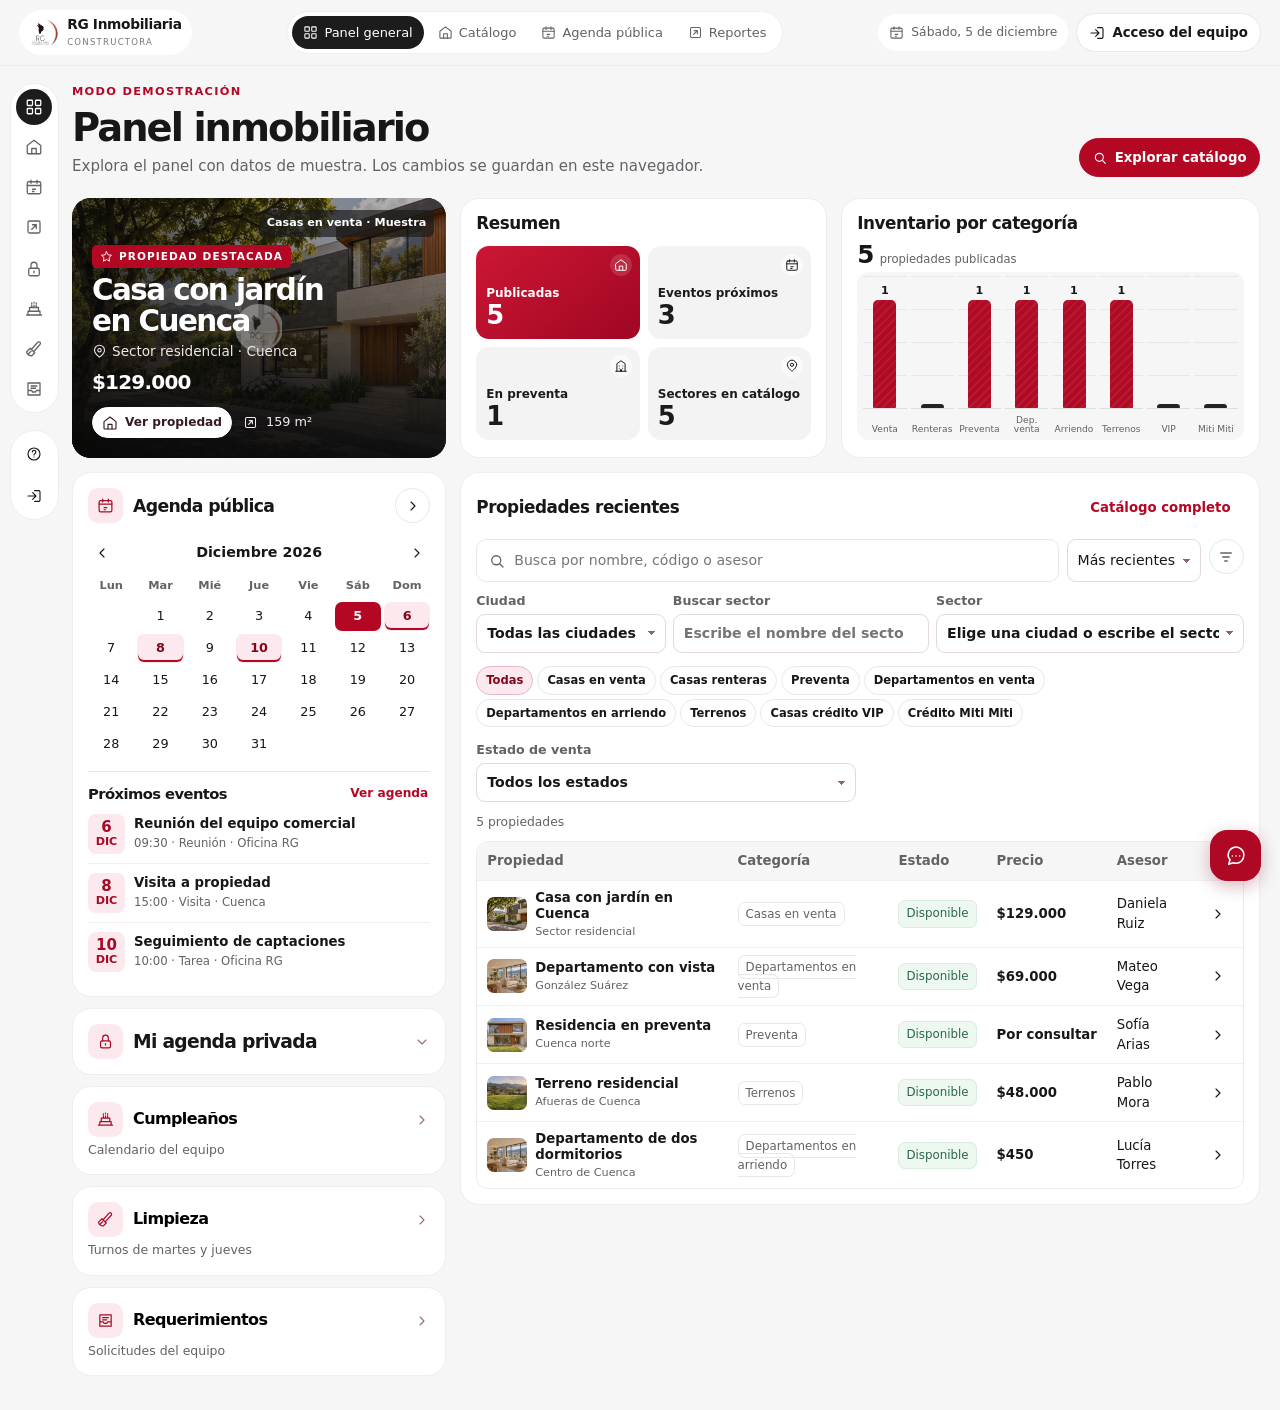
<file: rg-panel/index.html>
<!doctype html>
<html lang="es-EC">
<head>
<meta charset="utf-8">
<meta name="viewport" content="width=device-width,initial-scale=1">
<meta name="theme-color" content="#32141d">
<meta name="description" content="Catálogo de propiedades y panel de trabajo de RG Inmobiliaria Constructora.">
<link rel="icon" href="./assets/logo.webp" type="image/webp">
<link rel="stylesheet" href="./styles.css?v=20261127">
<title>RG Inmobiliaria Constructora</title>
<script type="module" src="./app.js?v=20261127"></script>
</head>
<body>
<div id="splash" aria-label="Cargando RG Inmobiliaria">
  <div class="splash-logo"><img src="./assets/logo.webp" alt="RG Inmobiliaria Constructora"></div>
  <div class="splash-track"><span></span></div>
</div>
<div id="app" aria-busy="true"></div>
<dialog id="dialog" aria-labelledby="dialog-name"></dialog>
<div id="alerts" aria-live="polite" aria-atomic="true"></div>
<noscript>Activa JavaScript para abrir el catálogo y el panel.</noscript>
</body>
</html>
</file>
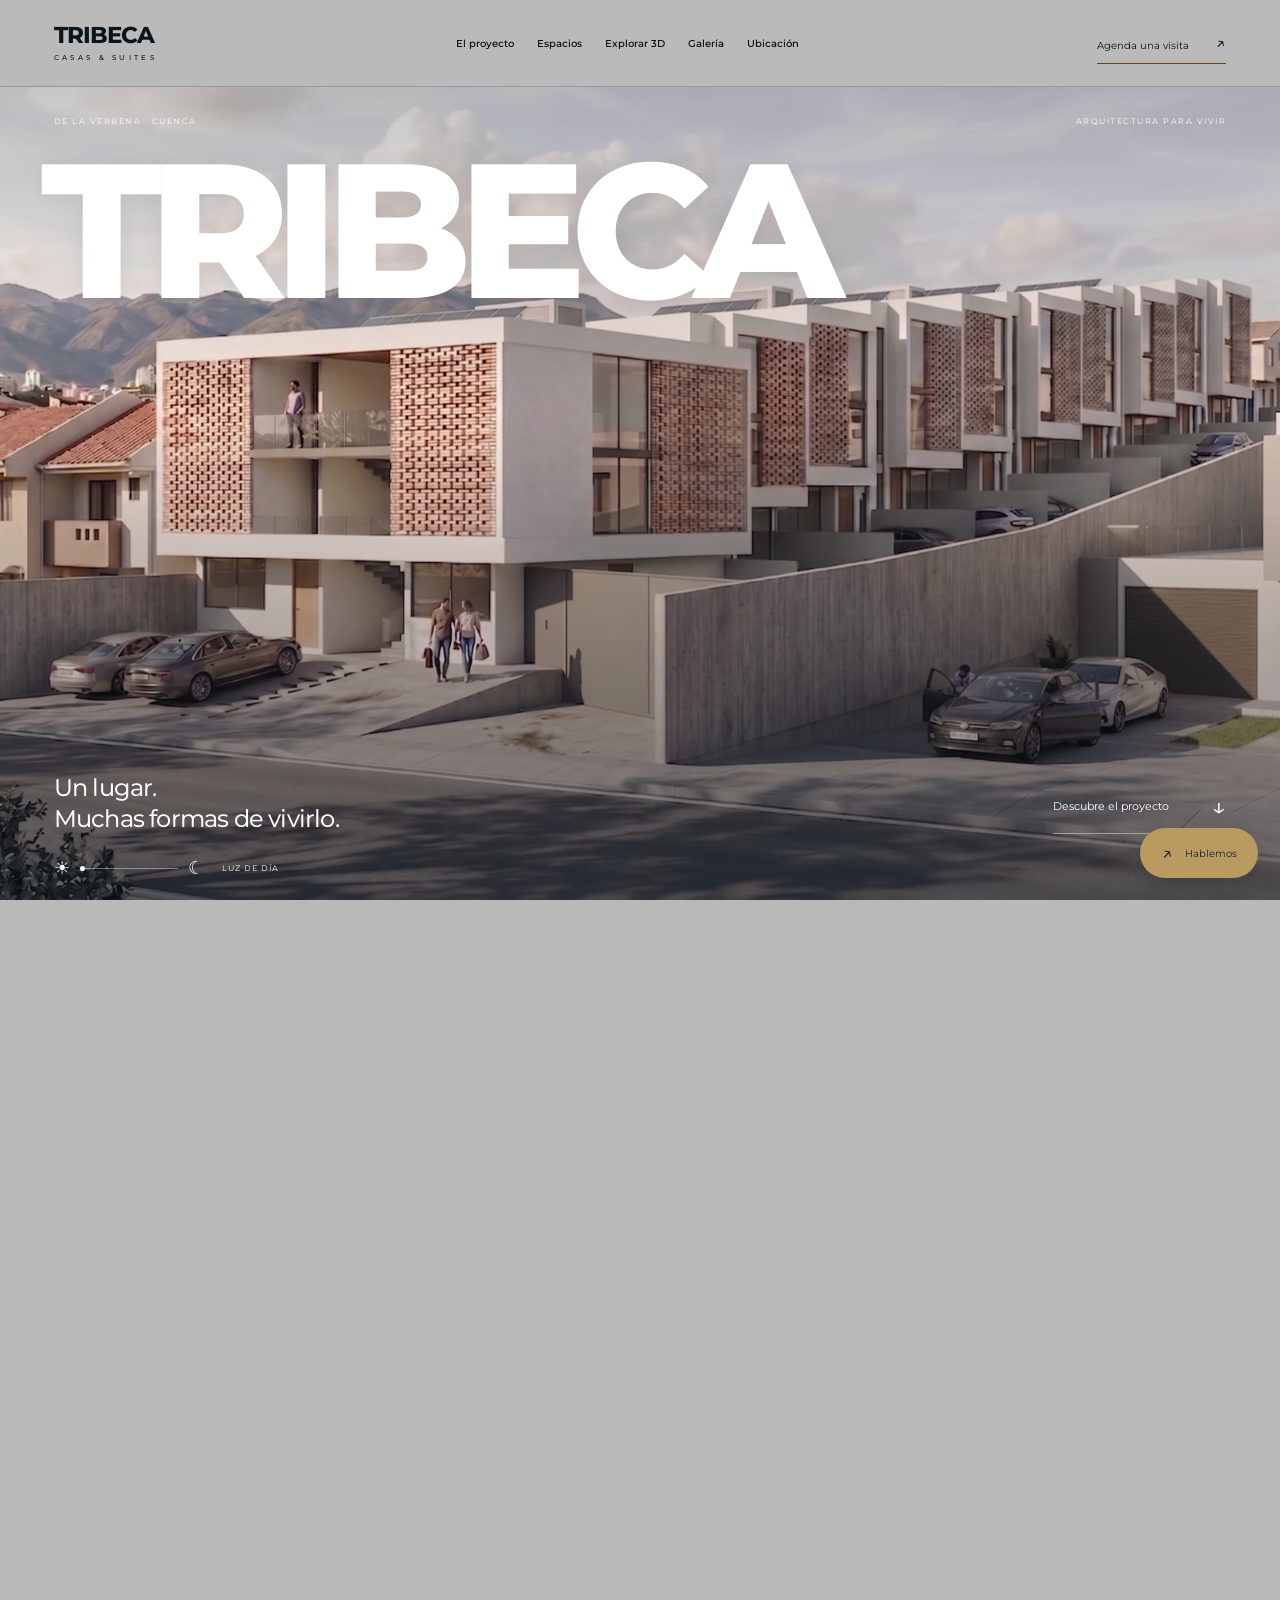
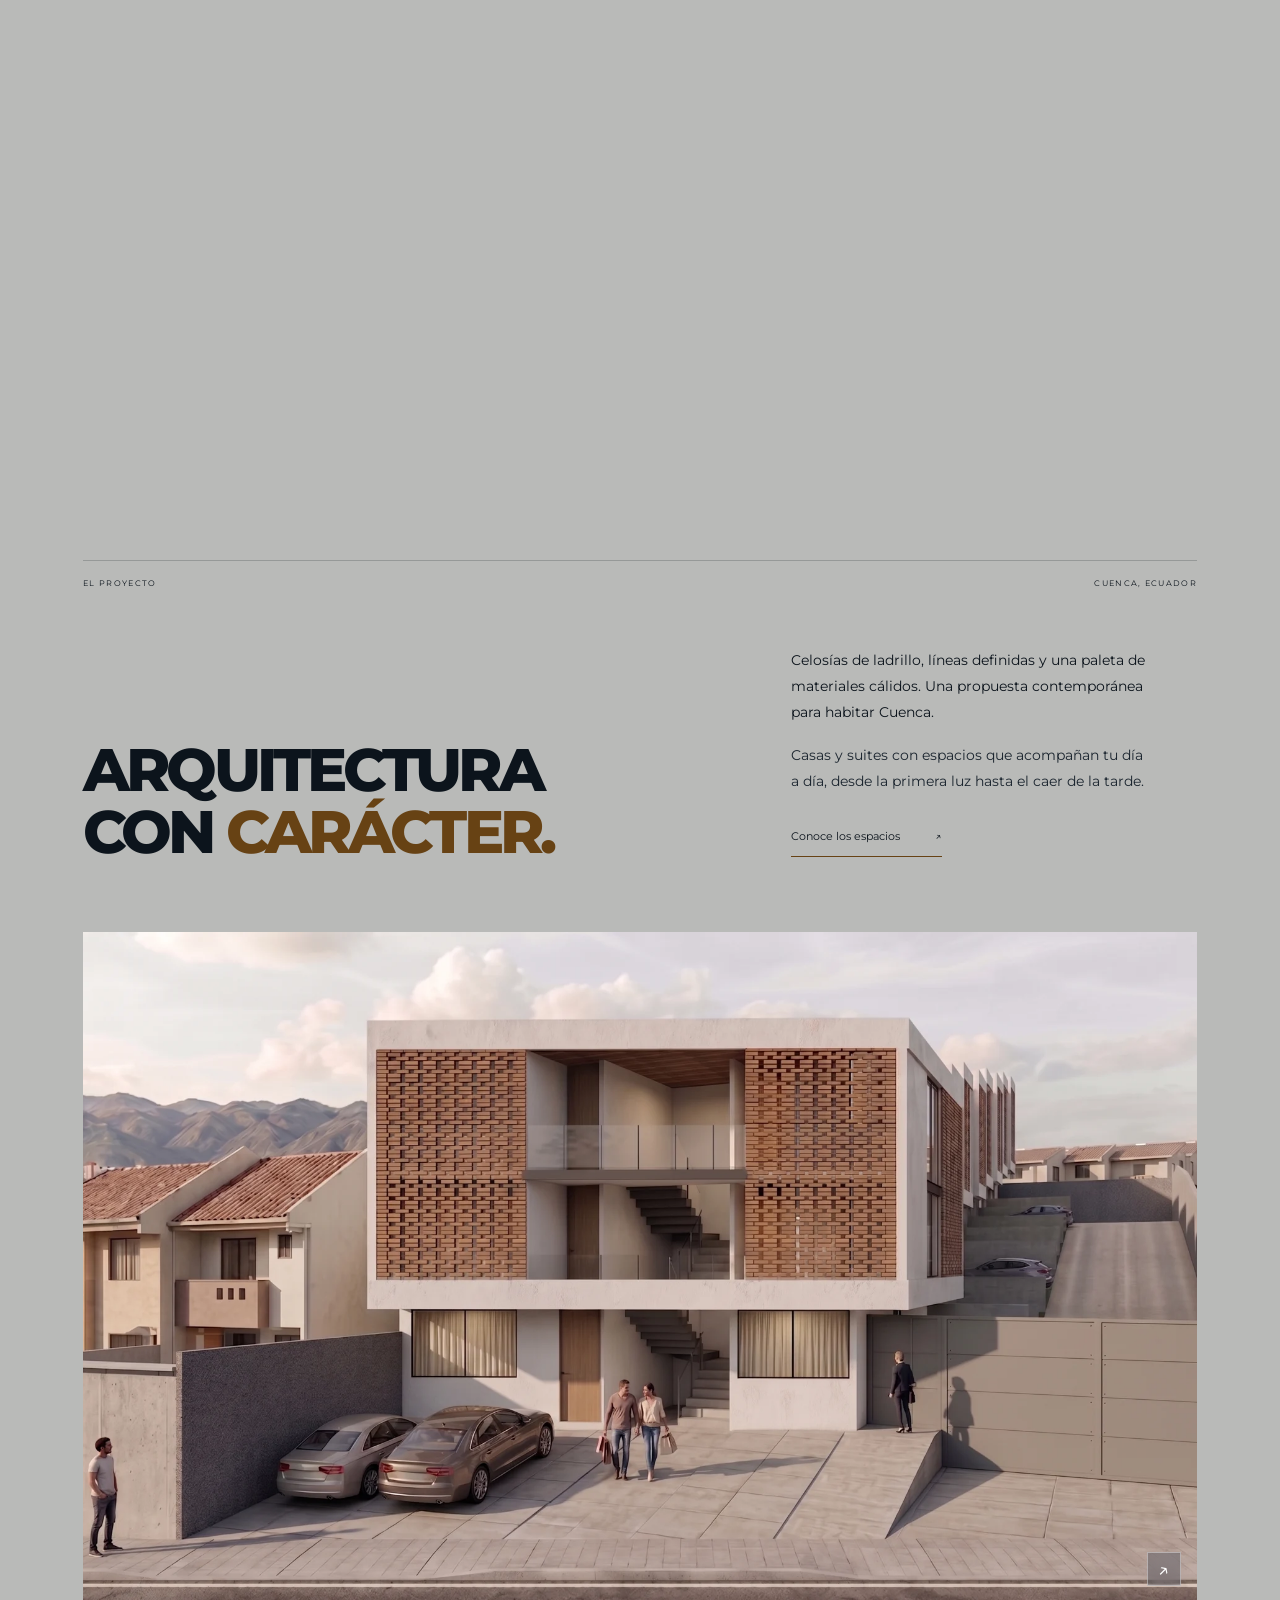
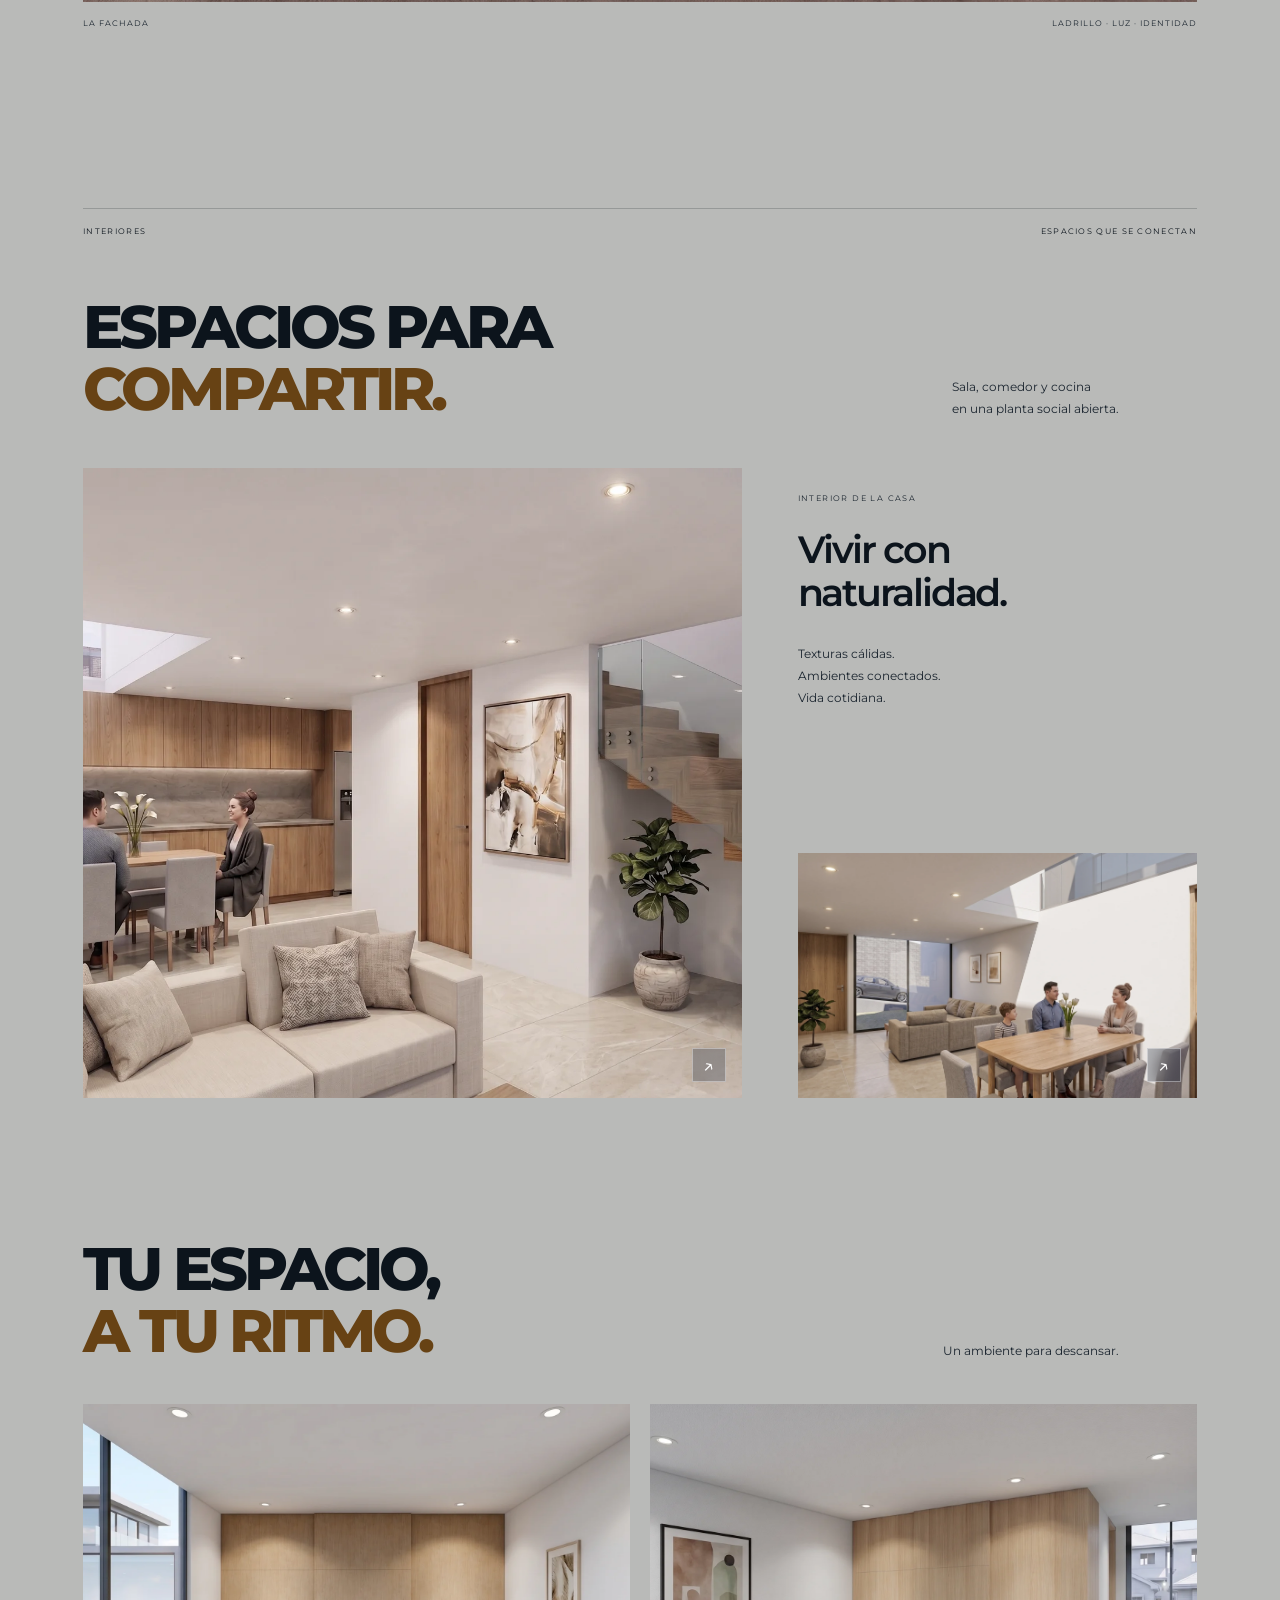
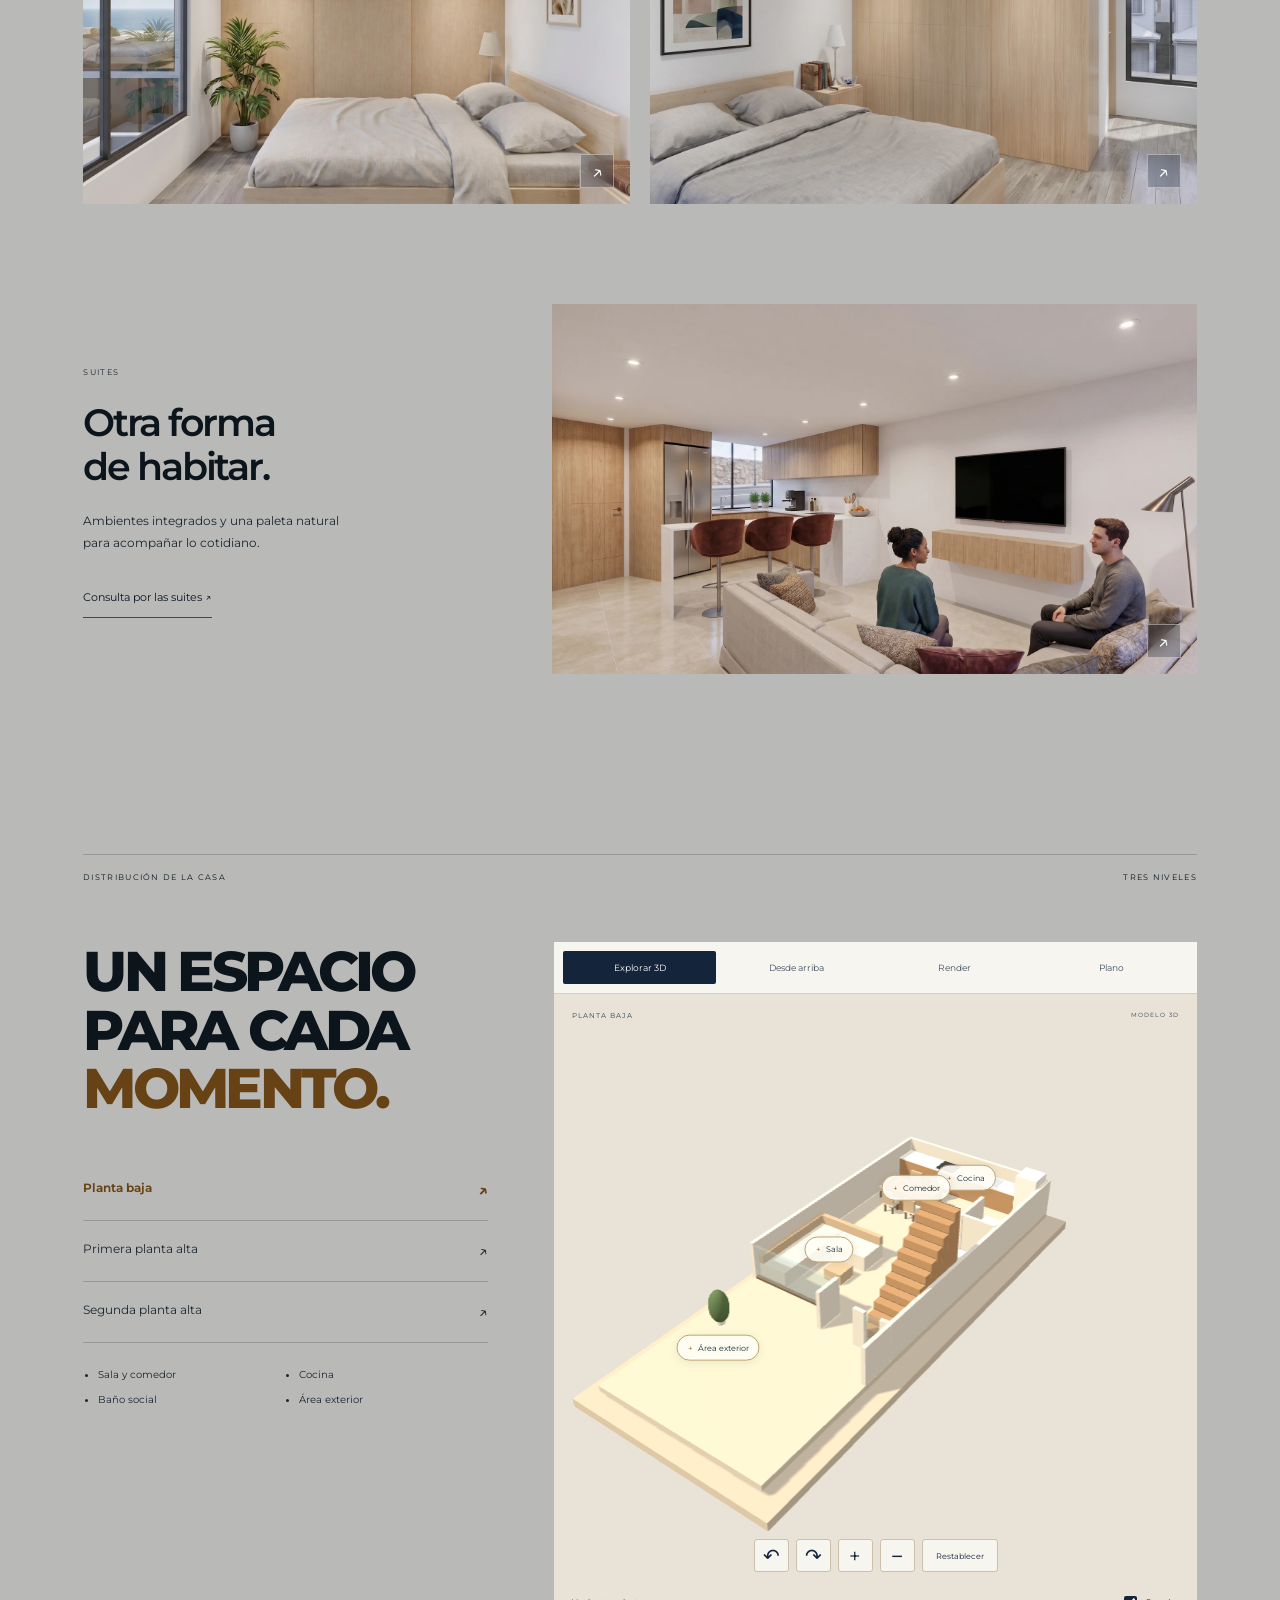
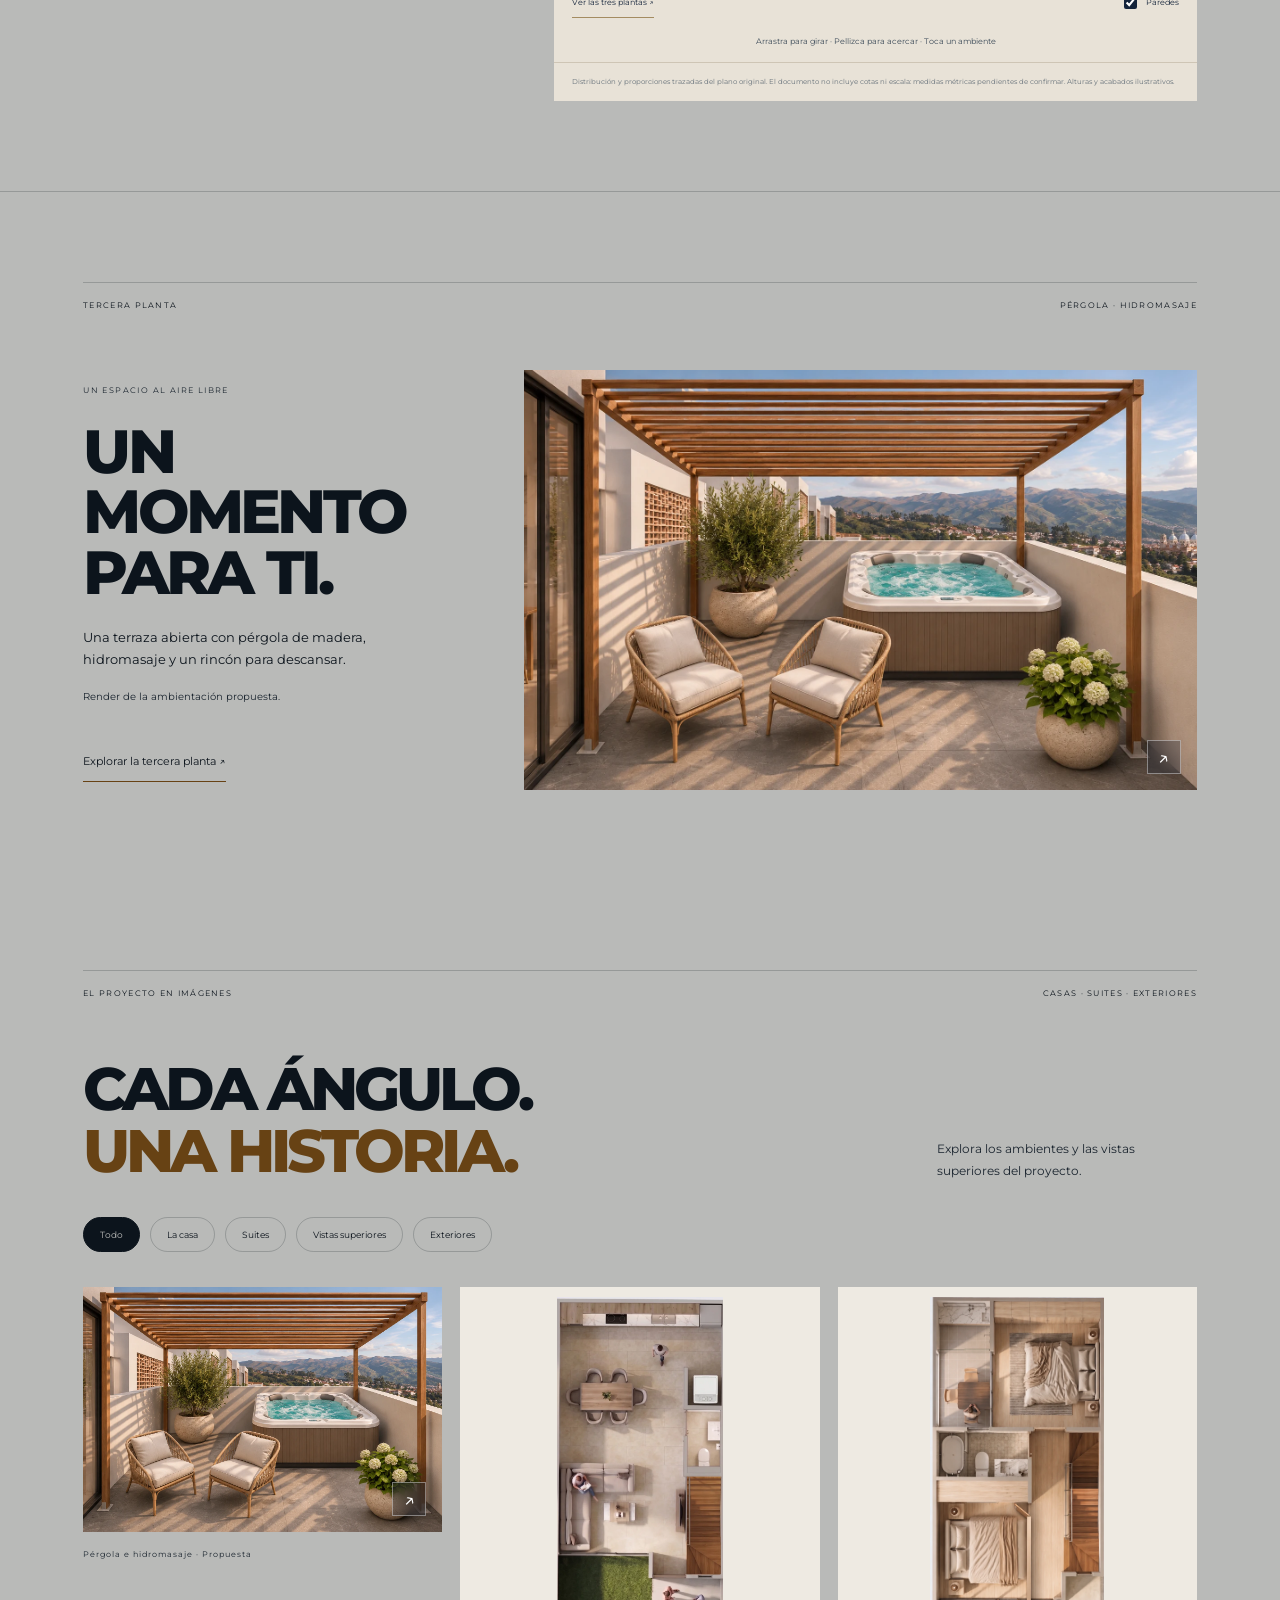
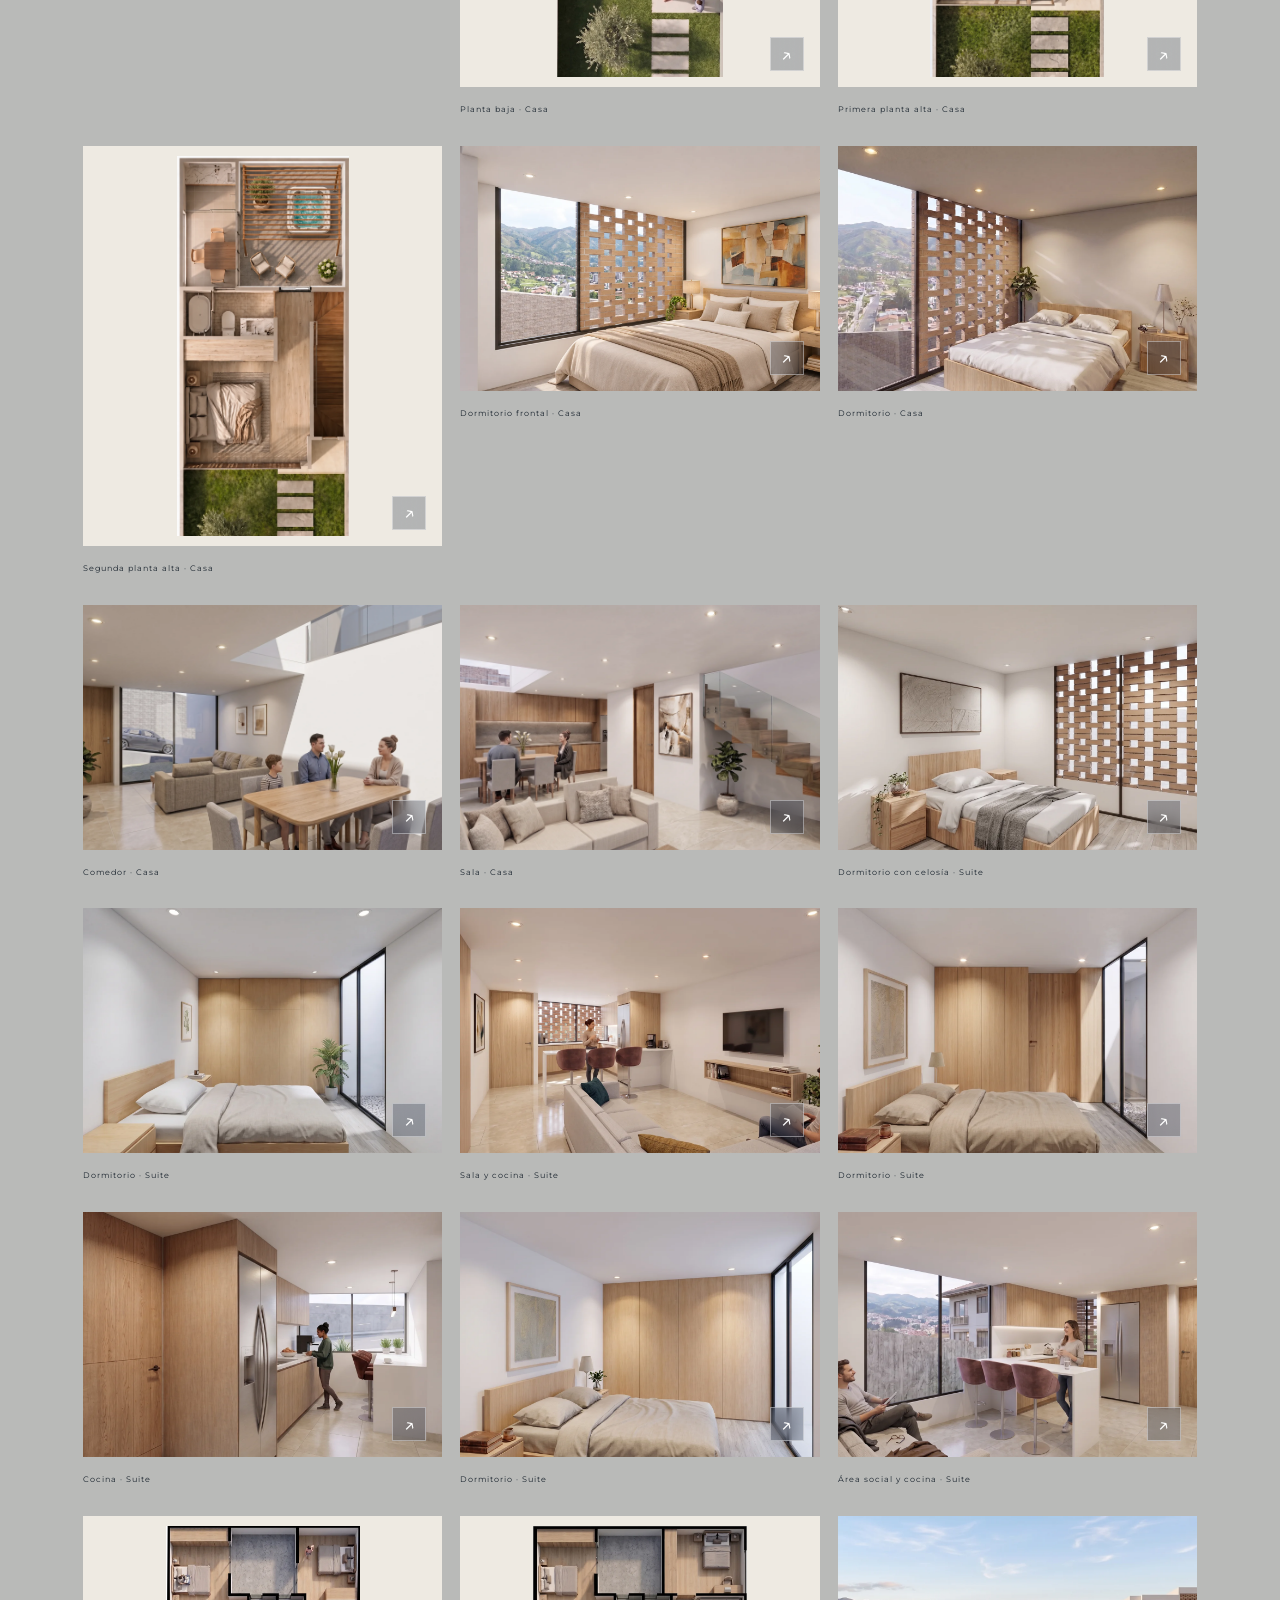
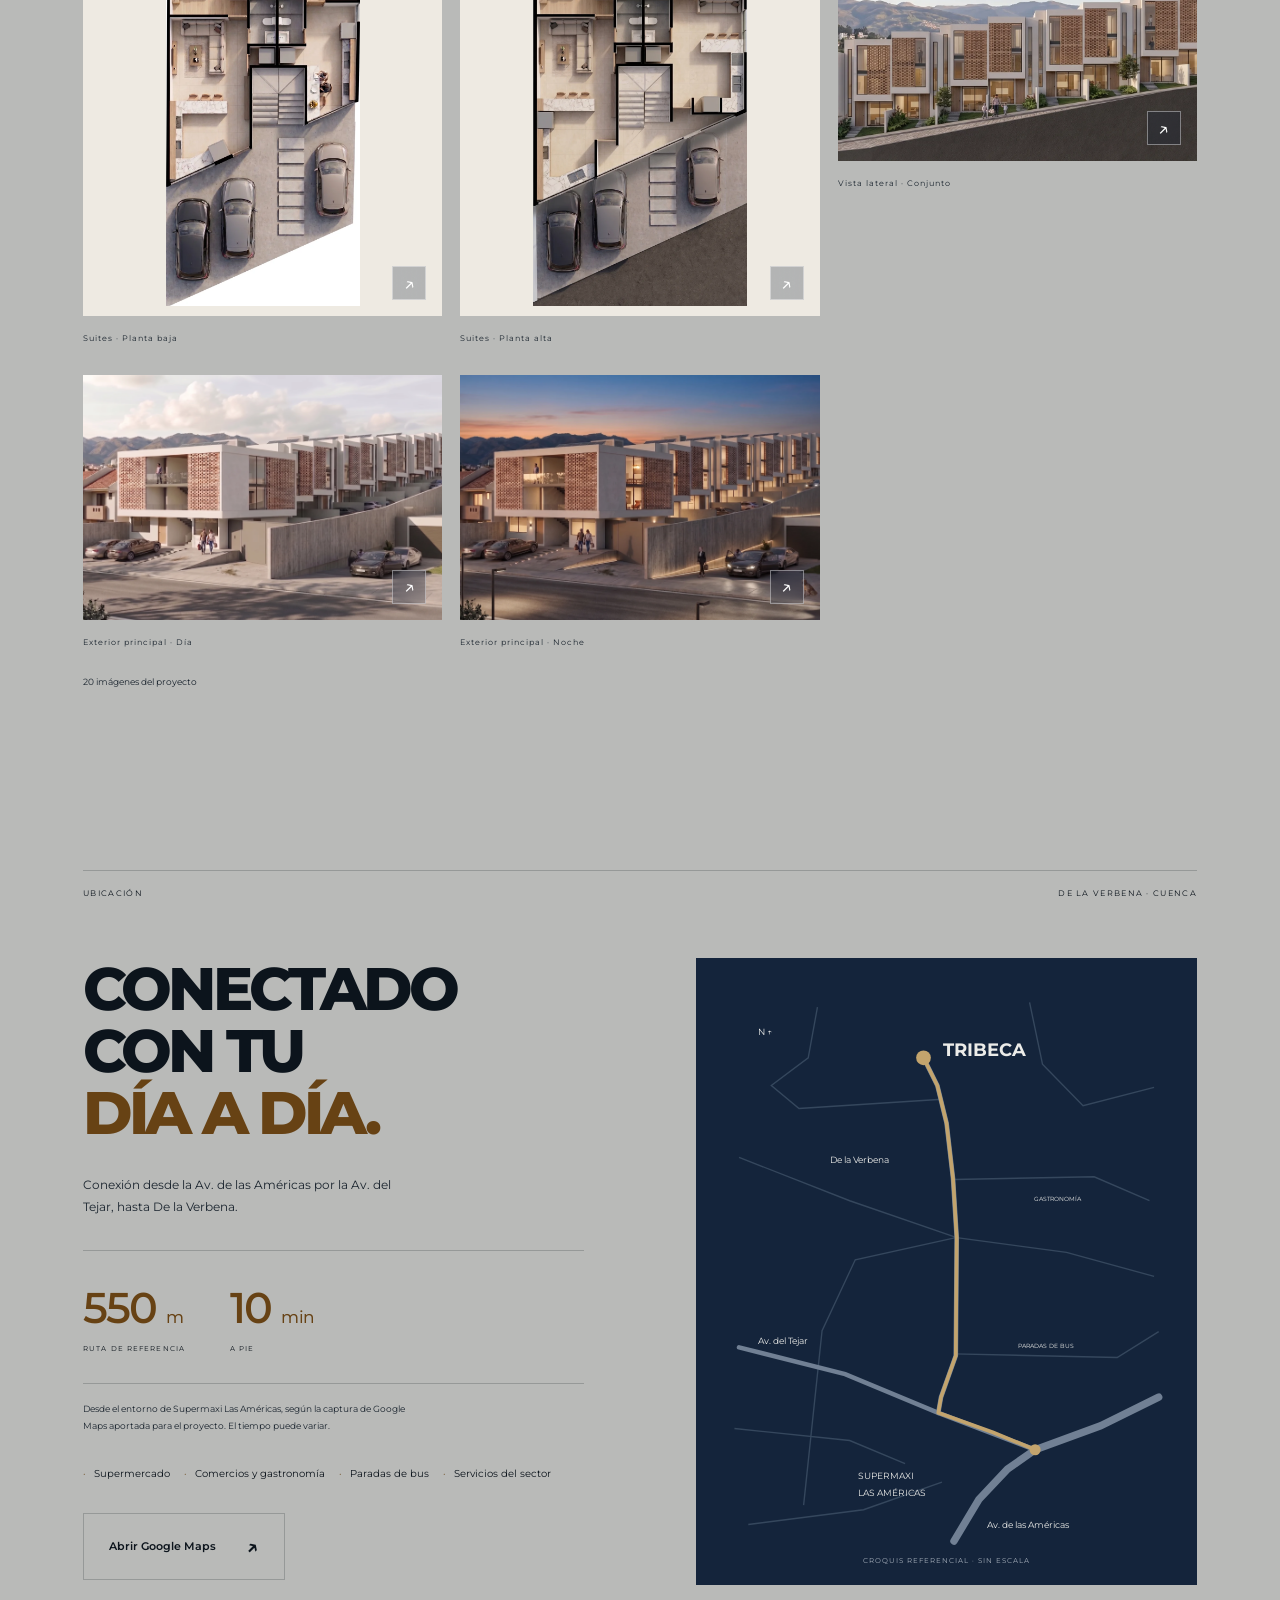
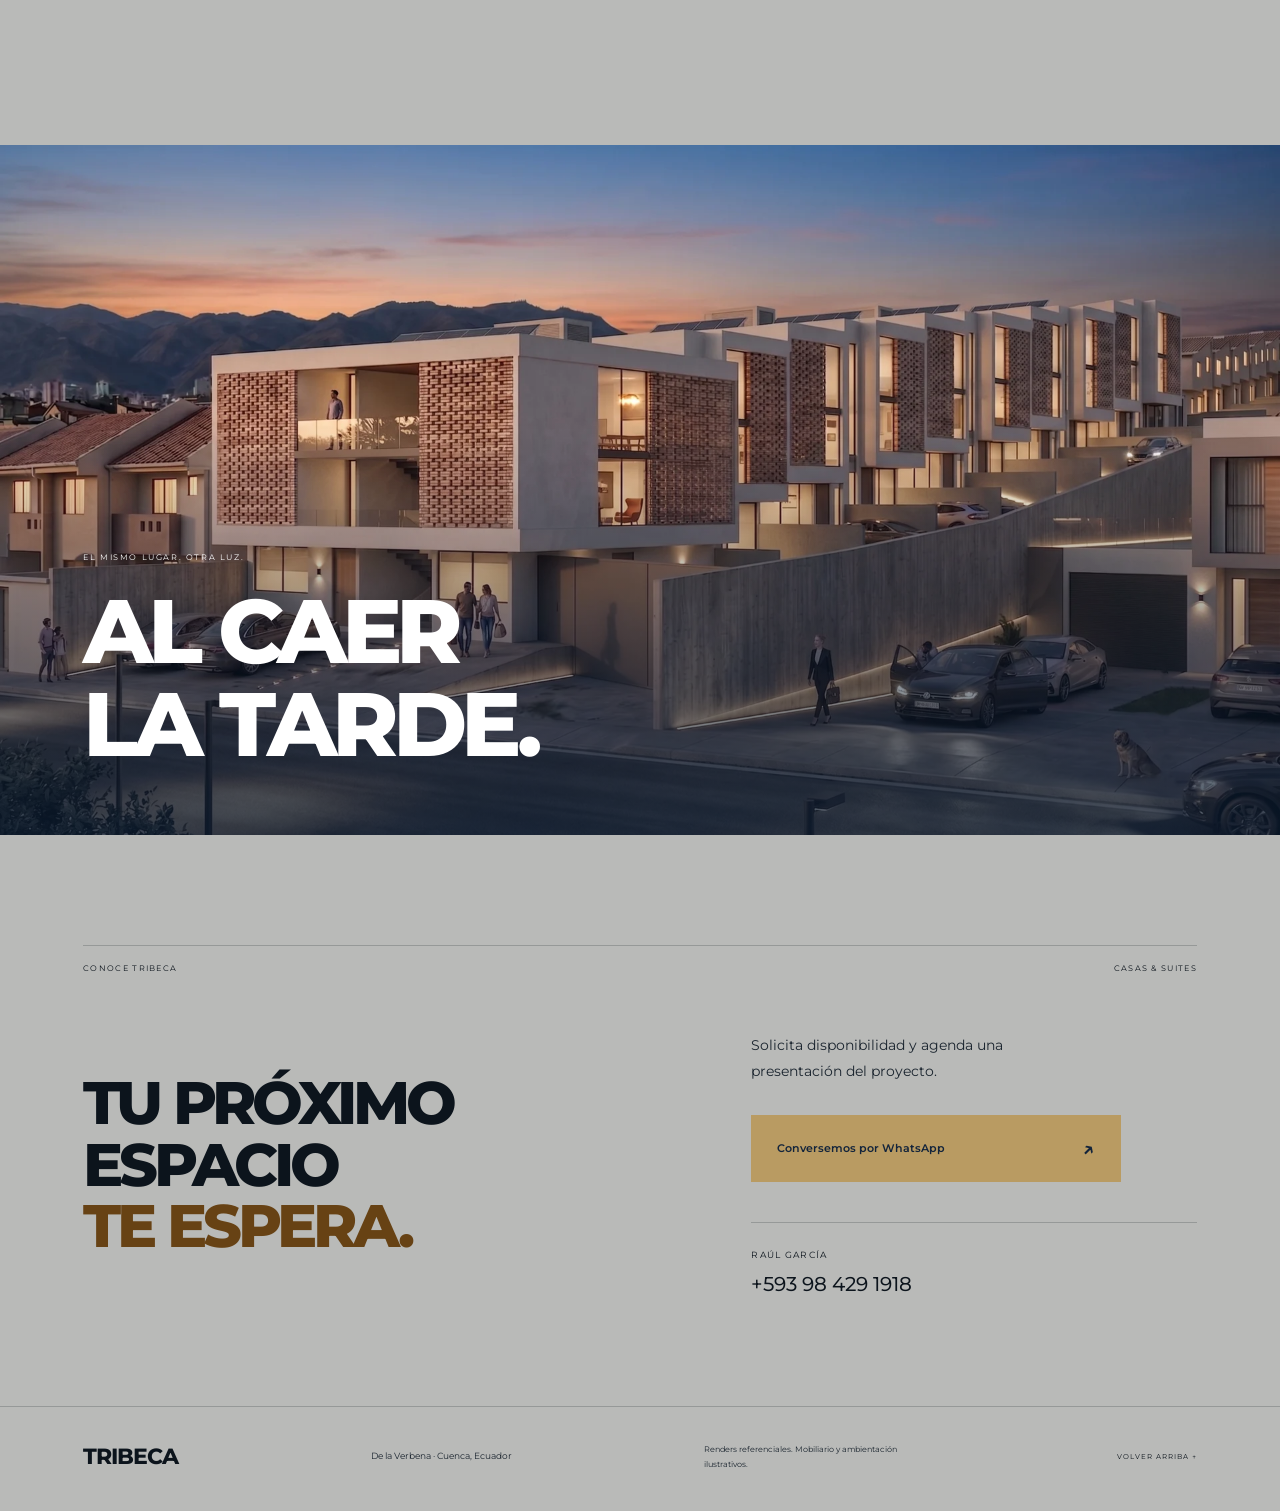
<file: tribeca/index.html>
<!doctype html>
<html lang="es">
<head>
  <meta charset="utf-8">
  <meta name="viewport" content="width=device-width, initial-scale=1">
  <meta name="theme-color" content="#f3efe7">
  <meta name="description" content="Conoce Tribeca, casas y suites en De la Verbena, Cuenca. Explora su arquitectura, interiores, distribución y ubicación. Agenda una presentación con Raúl García.">
  <meta property="og:title" content="Tribeca · Casas & Suites en Cuenca">
  <meta property="og:description" content="Arquitectura con carácter. Descubre tu próximo espacio en Cuenca.">
  <meta property="og:type" content="website">
  <title>TRIBECA · Casas & Suites · Cuenca</title>
  <link rel="preload" href="assets/montserrat.ttf" as="font" type="font/ttf" crossorigin>
  <link rel="preload" href="assets/day.webp" as="image">
  <link rel="preload" href="assets/night.webp" as="image">
  <link rel="stylesheet" href="styles.css?v=20261117-tercera-abierta">
  <script src="app.js?v=20261117-tercera-abierta" defer></script>
  <script type="module" src="viewer.js?v=20261117-tercera-abierta"></script>
</head>
<body>
  <a class="skip" href="#proyecto">Saltar al contenido</a>
  <header class="header">
    <a class="wordmark" href="#inicio" aria-label="Tribeca, inicio">TRIBECA<span>CASAS & SUITES</span></a>
    <nav aria-label="Navegación principal">
      <a href="#proyecto">El proyecto</a><a href="#espacios">Espacios</a><a href="#planos">Explorar 3D</a><a href="#galeria">Galería</a><a href="#ubicacion">Ubicación</a>
    </nav>
    <a class="header-contact" href="#contacto">Agenda una visita <span aria-hidden="true">↗</span></a>
    <button class="menu-toggle" aria-expanded="false" aria-controls="mobile-menu" aria-label="Abrir menú"><span></span><span></span></button>
  </header>
  <nav id="mobile-menu" class="mobile-menu" aria-label="Navegación móvil" hidden>
    <a href="#proyecto">El proyecto</a><a href="#espacios">Espacios</a><a href="#planos">Explorar 3D</a><a href="#galeria">Galería</a><a href="#ubicacion">Ubicación</a><a href="#contacto">Agenda una visita ↗</a>
  </nav>
  <main>
    <section class="hero-scroll" id="inicio" aria-label="Tribeca de día a noche">
      <div class="hero-sticky">
        <div class="hero-visual">
          <img class="hero-image day" src="assets/day.webp" width="1920" height="1080" alt="Vista diurna de las casas de Tribeca, con celosías de ladrillo y montañas al fondo" fetchpriority="high">
          <img class="hero-image night" src="assets/night.webp" width="1920" height="1080" alt="" aria-hidden="true">
          <div class="hero-shade"></div>
        </div>
        <div class="hero-top"><span>DE LA VERBENA · CUENCA</span><span>ARQUITECTURA PARA VIVIR</span></div>
        <h1>TRIBECA</h1>
        <div class="hero-bottom"><p>Un lugar.<br>Muchas formas de vivirlo.</p><a href="#proyecto" class="explore">Descubre el proyecto <span aria-hidden="true">↓</span></a></div>
        <div class="day-cycle" aria-label="Cambio de iluminación con el scroll"><span class="sun" aria-hidden="true">☀</span><span class="cycle-track"><span></span></span><span class="moon" aria-hidden="true">☾</span><span id="light-label">Luz de día</span></div>
      </div>
    </section>

    <section class="intro section-wrap" id="proyecto">
      <div class="section-kicker"><span>EL PROYECTO</span><span>CUENCA, ECUADOR</span></div>
      <div class="intro-grid"><h2>ARQUITECTURA<br>CON <em>CARÁCTER.</em></h2><div class="intro-copy"><p>Celosías de ladrillo, líneas definidas y una paleta de materiales cálidos. Una propuesta contemporánea para habitar Cuenca.</p><p>Casas y suites con espacios que acompañan tu día a día, desde la primera luz hasta el caer de la tarde.</p><a class="text-link" href="#espacios">Conoce los espacios <span aria-hidden="true">↗</span></a></div></div>
      <figure class="architecture"><button class="image-button" data-full="assets/front.webp" data-caption="La fachada · Tribeca" aria-label="Ampliar vista frontal de Tribeca"><img src="assets/front.webp" width="1920" height="1080" loading="lazy" alt="Fachada frontal con celosías de ladrillo, balcones y acceso vehicular"><span class="zoom-icon" aria-hidden="true">↗</span></button><figcaption><span>LA FACHADA</span><span>LADRILLO · LUZ · IDENTIDAD</span></figcaption></figure>
    </section>

    <section class="spaces section-wrap" id="espacios">
      <div class="section-kicker"><span>INTERIORES</span><span>ESPACIOS QUE SE CONECTAN</span></div>
      <div class="spaces-heading"><h2>ESPACIOS PARA<br><em>COMPARTIR.</em></h2><p>Sala, comedor y cocina<br>en una planta social abierta.</p></div>
      <div class="gallery-social"><button class="image-button social-main" data-full="assets/living.webp" data-caption="Sala, comedor y cocina · Interior de la casa" aria-label="Ampliar sala y comedor"><img src="assets/living.webp" width="1920" height="1080" loading="lazy" alt="Sala abierta conectada con comedor y cocina, con escalera interior"><span class="zoom-icon" aria-hidden="true">↗</span></button><div class="social-side"><p class="small-label">INTERIOR DE LA CASA</p><h3>Vivir con<br>naturalidad.</h3><p>Texturas cálidas.<br>Ambientes conectados.<br>Vida cotidiana.</p><button class="image-button" data-full="assets/social.webp" data-caption="El comedor · Interior de la casa" aria-label="Ampliar vista del comedor"><img src="assets/social.webp" width="1920" height="1080" loading="lazy" alt="Comedor familiar con madera y luz natural"><span class="zoom-icon" aria-hidden="true">↗</span></button></div></div>
      <div class="bedrooms-heading"><h2>TU ESPACIO,<br><em>A TU RITMO.</em></h2><p>Un ambiente para descansar.</p></div>
      <div class="bedrooms-grid"><button class="image-button" data-full="assets/bedroom.webp" data-caption="Dormitorio · Casa" aria-label="Ampliar primer dormitorio"><img src="assets/bedroom.webp" width="1920" height="1080" loading="lazy" alt="Dormitorio con ventanal y revestimiento de madera"><span class="zoom-icon" aria-hidden="true">↗</span></button><button class="image-button" data-full="assets/bedroom2.webp" data-caption="Dormitorio · Casa" aria-label="Ampliar segundo dormitorio"><img src="assets/bedroom2.webp" width="1920" height="1080" loading="lazy" alt="Dormitorio de la casa con iluminación cálida y armario de madera"><span class="zoom-icon" aria-hidden="true">↗</span></button></div>
      <div class="suite-row"><div><span class="small-label">SUITES</span><h3>Otra forma<br>de habitar.</h3><p>Ambientes integrados y una paleta natural para acompañar lo cotidiano.</p><a class="text-link" href="https://wa.me/593984291918?text=Hola%20Ra%C3%BAl%2C%20quisiera%20informaci%C3%B3n%20sobre%20las%20suites%20de%20Tribeca." target="_blank" rel="noopener">Consulta por las suites ↗</a></div><button class="image-button" data-full="assets/suite.webp" data-caption="Área social · Suite" aria-label="Ampliar interior de suite"><img src="assets/suite.webp" width="1920" height="1080" loading="lazy" alt="Interior de suite con sala y cocina integrada"><span class="zoom-icon" aria-hidden="true">↗</span></button></div>
    </section>

    <section class="floor-section section-wrap" id="planos">
      <div class="section-kicker"><span>DISTRIBUCIÓN DE LA CASA</span><span>TRES NIVELES</span></div>
      <div class="floor-grid"><div class="floor-copy"><h2>UN ESPACIO<br>PARA CADA<br><em>MOMENTO.</em></h2><div class="floor-tabs" role="tablist" aria-label="Selecciona una planta"><button id="tab-0" role="tab" aria-selected="true" aria-controls="floor-panel" data-floor="0">Planta baja <span>↗</span></button><button id="tab-1" role="tab" aria-selected="false" aria-controls="floor-panel" data-floor="1" tabindex="-1">Primera planta alta <span>↗</span></button><button id="tab-2" role="tab" aria-selected="false" aria-controls="floor-panel" data-floor="2" tabindex="-1">Segunda planta alta <span>↗</span></button></div><ul id="floor-details"><li>Sala y comedor</li><li>Cocina</li><li>Baño social</li><li>Área exterior</li></ul></div><div class="floor-panel interactive-floor" id="floor-panel" role="tabpanel" aria-labelledby="tab-0" tabindex="0">
        <div class="view-modes" role="group" aria-label="Modo de visualización"><button data-view="3d" aria-pressed="true">Explorar 3D</button><button data-view="top" aria-pressed="false">Desde arriba</button><button data-view="render" aria-pressed="false">Render</button><button data-view="plan" aria-pressed="false">Plano</button></div>
        <div class="viewer-stage" id="viewer-stage" tabindex="0" aria-label="Modelo 3D de la casa. Arrastra para girar. Usa los botones para acercar o cambiar la vista.">
          <div id="model-canvas"></div><div id="room-hotspots"></div>
          <div id="viewer-loading" role="status"><span class="viewer-spinner"></span>Preparando la casa en 3D…</div>
          <div class="viewer-label"><span id="viewer-floor-name">PLANTA BAJA</span><span id="viewer-mode-label">MODELO 3D</span></div>
        </div>
        <div id="flat-view" hidden><button id="plan-zoom" class="plan-button" data-full="assets/overhead0.webp" data-caption="Planta baja · Render superior" aria-label="Ampliar render superior de planta baja"><img id="floor-image" src="assets/overhead0.webp" width="600" height="1378" loading="lazy" alt="Render superior de planta baja"><span>AMPLIAR IMAGEN ↗</span></button></div>
        <div class="viewer-controls" id="viewer-controls" role="group" aria-label="Controles del modelo"><button data-camera="left" aria-label="Girar a la izquierda">↶</button><button data-camera="right" aria-label="Girar a la derecha">↷</button><button data-camera="in" aria-label="Acercar modelo">+</button><button data-camera="out" aria-label="Alejar modelo">−</button><button data-camera="reset">Restablecer</button></div>
        <div class="viewer-options"><button id="whole-house" aria-pressed="false">Ver las tres plantas ↗</button><label id="facade-option" hidden><input id="open-facade" type="checkbox"> Abrir fachada</label><label><input id="show-walls" type="checkbox" checked> Paredes</label></div>
        <p class="viewer-instructions" id="viewer-instructions">Arrastra para girar · Pellizca para acercar · Toca un ambiente</p>
        <p class="model-note">Distribución y proporciones trazadas del plano original. El documento no incluye cotas ni escala: medidas métricas pendientes de confirmar. Alturas y acabados ilustrativos.</p>
      </div></div>
      <div class="room-detail" id="room-detail" hidden><img id="room-photo" alt=""><div><span class="small-label" id="room-level"></span><h3 id="room-name"></h3><p id="room-description"></p><button class="text-link" id="room-photo-zoom" data-full="assets/living.webp" data-caption="Interior de la casa">Ver render del ambiente ↗</button></div><button id="room-close" aria-label="Cerrar información del ambiente">×</button></div>
    </section>

    <section class="terrace-section section-wrap" id="terraza">
      <div class="section-kicker"><span>TERCERA PLANTA</span><span>PÉRGOLA · HIDROMASAJE</span></div>
      <div class="terrace-grid"><div><span class="small-label">UN ESPACIO AL AIRE LIBRE</span><h2>UN MOMENTO<br>PARA TI.</h2><p>Una terraza abierta con pérgola de madera, hidromasaje y un rincón para descansar.</p><p class="terrace-caption">Render de la ambientación propuesta.</p><a class="text-link" data-jump-floor="2" href="#planos">Explorar la tercera planta ↗</a></div>
      <button class="image-button" data-full="assets/terrace-spa.webp" data-caption="Terraza con pérgola e hidromasaje · Render de ambientación" aria-label="Ampliar terraza con pérgola e hidromasaje"><img src="assets/terrace-spa.webp" width="1672" height="941" loading="lazy" alt="Render propuesto de terraza abierta con pérgola de madera e hidromasaje"><span class="zoom-icon" aria-hidden="true">↗</span></button></div>
    </section>
    <section class="full-gallery section-wrap" id="galeria"><div class="section-kicker"><span>EL PROYECTO EN IMÁGENES</span><span>CASAS · SUITES · EXTERIORES</span></div><div class="gallery-heading"><h2>CADA ÁNGULO.<br><em>UNA HISTORIA.</em></h2><p>Explora los ambientes y las vistas superiores del proyecto.</p></div><div class="gallery-filters" role="group" aria-label="Filtrar galería"><button data-filter="all" aria-pressed="true">Todo</button><button data-filter="casa" aria-pressed="false">La casa</button><button data-filter="suites" aria-pressed="false">Suites</button><button data-filter="plantas" aria-pressed="false">Vistas superiores</button><button data-filter="exteriores" aria-pressed="false">Exteriores</button></div><div class="full-gallery-grid"><figure class="gallery-tile" data-category="casa"><button class="image-button" data-full="assets/terrace-spa.webp" data-caption="Pérgola e hidromasaje · Render de ambientación" aria-label="Ampliar pérgola e hidromasaje"><img src="assets/terrace-spa.webp" loading="lazy" alt="Pérgola e hidromasaje · Render de ambientación"><span class="zoom-icon" aria-hidden="true">↗</span></button><figcaption>Pérgola e hidromasaje · Propuesta</figcaption></figure><figure class="gallery-tile" data-category="plantas"><button class="image-button" data-full="assets/overhead0.webp" data-caption="Planta baja · Casa" aria-label="Ampliar planta baja · casa"><img src="assets/overhead0.webp" loading="lazy" alt="Planta baja · Casa"><span class="zoom-icon" aria-hidden="true">↗</span></button><figcaption>Planta baja · Casa</figcaption></figure><figure class="gallery-tile" data-category="plantas"><button class="image-button" data-full="assets/overhead1-wall.webp" data-caption="Primera planta alta · Casa" aria-label="Ampliar primera planta alta · casa"><img src="assets/overhead1-wall.webp" loading="lazy" alt="Primera planta alta · Casa"><span class="zoom-icon" aria-hidden="true">↗</span></button><figcaption>Primera planta alta · Casa</figcaption></figure><figure class="gallery-tile" data-category="plantas"><button class="image-button" data-full="assets/overhead2-open.webp" data-caption="Segunda planta alta · Casa" aria-label="Ampliar segunda planta alta · casa"><img src="assets/overhead2-open.webp" loading="lazy" alt="Segunda planta alta · Casa"><span class="zoom-icon" aria-hidden="true">↗</span></button><figcaption>Segunda planta alta · Casa</figcaption></figure><figure class="gallery-tile" data-category="casa"><button class="image-button" data-full="assets/front-bedroom.webp" data-caption="Dormitorio frontal · Casa" aria-label="Ampliar dormitorio frontal · casa"><img src="assets/front-bedroom.webp" loading="lazy" alt="Dormitorio frontal · Casa"><span class="zoom-icon" aria-hidden="true">↗</span></button><figcaption>Dormitorio frontal · Casa</figcaption></figure><figure class="gallery-tile" data-category="casa"><button class="image-button" data-full="assets/bedroom3.webp" data-caption="Dormitorio · Casa" aria-label="Ampliar dormitorio · casa"><img src="assets/bedroom3.webp" loading="lazy" alt="Dormitorio · Casa"><span class="zoom-icon" aria-hidden="true">↗</span></button><figcaption>Dormitorio · Casa</figcaption></figure><figure class="gallery-tile" data-category="casa"><button class="image-button" data-full="assets/social.webp" data-caption="Comedor · Casa" aria-label="Ampliar comedor · casa"><img src="assets/social.webp" loading="lazy" alt="Comedor · Casa"><span class="zoom-icon" aria-hidden="true">↗</span></button><figcaption>Comedor · Casa</figcaption></figure><figure class="gallery-tile" data-category="casa"><button class="image-button" data-full="assets/living.webp" data-caption="Sala · Casa" aria-label="Ampliar sala · casa"><img src="assets/living.webp" loading="lazy" alt="Sala · Casa"><span class="zoom-icon" aria-hidden="true">↗</span></button><figcaption>Sala · Casa</figcaption></figure><figure class="gallery-tile" data-category="suites"><button class="image-button" data-full="assets/suite4.webp" data-caption="Dormitorio con celosía · Suite" aria-label="Ampliar dormitorio con celosía · suite"><img src="assets/suite4.webp" loading="lazy" alt="Dormitorio con celosía · Suite"><span class="zoom-icon" aria-hidden="true">↗</span></button><figcaption>Dormitorio con celosía · Suite</figcaption></figure><figure class="gallery-tile" data-category="suites"><button class="image-button" data-full="assets/suite3b.webp" data-caption="Dormitorio · Suite" aria-label="Ampliar dormitorio · suite"><img src="assets/suite3b.webp" loading="lazy" alt="Dormitorio · Suite"><span class="zoom-icon" aria-hidden="true">↗</span></button><figcaption>Dormitorio · Suite</figcaption></figure><figure class="gallery-tile" data-category="suites"><button class="image-button" data-full="assets/suite3.webp" data-caption="Sala y cocina · Suite" aria-label="Ampliar sala y cocina · suite"><img src="assets/suite3.webp" loading="lazy" alt="Sala y cocina · Suite"><span class="zoom-icon" aria-hidden="true">↗</span></button><figcaption>Sala y cocina · Suite</figcaption></figure><figure class="gallery-tile" data-category="suites"><button class="image-button" data-full="assets/suite2b.webp" data-caption="Dormitorio · Suite" aria-label="Ampliar dormitorio · suite"><img src="assets/suite2b.webp" loading="lazy" alt="Dormitorio · Suite"><span class="zoom-icon" aria-hidden="true">↗</span></button><figcaption>Dormitorio · Suite</figcaption></figure><figure class="gallery-tile" data-category="suites"><button class="image-button" data-full="assets/suite2.webp" data-caption="Cocina · Suite" aria-label="Ampliar cocina · suite"><img src="assets/suite2.webp" loading="lazy" alt="Cocina · Suite"><span class="zoom-icon" aria-hidden="true">↗</span></button><figcaption>Cocina · Suite</figcaption></figure><figure class="gallery-tile" data-category="suites"><button class="image-button" data-full="assets/suite1b.webp" data-caption="Dormitorio · Suite" aria-label="Ampliar dormitorio · suite"><img src="assets/suite1b.webp" loading="lazy" alt="Dormitorio · Suite"><span class="zoom-icon" aria-hidden="true">↗</span></button><figcaption>Dormitorio · Suite</figcaption></figure><figure class="gallery-tile" data-category="suites"><button class="image-button" data-full="assets/kitchen-suite.webp" data-caption="Área social y cocina · Suite" aria-label="Ampliar área social y cocina · suite"><img src="assets/kitchen-suite.webp" loading="lazy" alt="Área social y cocina · Suite"><span class="zoom-icon" aria-hidden="true">↗</span></button><figcaption>Área social y cocina · Suite</figcaption></figure><figure class="gallery-tile" data-category="plantas"><button class="image-button" data-full="assets/suites0.webp" data-caption="Suites · Planta baja" aria-label="Ampliar suites · planta baja"><img src="assets/suites0.webp" loading="lazy" alt="Suites · Planta baja"><span class="zoom-icon" aria-hidden="true">↗</span></button><figcaption>Suites · Planta baja</figcaption></figure><figure class="gallery-tile" data-category="plantas"><button class="image-button" data-full="assets/suites1.webp" data-caption="Suites · Planta alta" aria-label="Ampliar suites · planta alta"><img src="assets/suites1.webp" loading="lazy" alt="Suites · Planta alta"><span class="zoom-icon" aria-hidden="true">↗</span></button><figcaption>Suites · Planta alta</figcaption></figure><figure class="gallery-tile" data-category="exteriores"><button class="image-button" data-full="assets/lateral.webp" data-caption="Vista lateral · Conjunto" aria-label="Ampliar vista lateral · conjunto"><img src="assets/lateral.webp" loading="lazy" alt="Vista lateral · Conjunto"><span class="zoom-icon" aria-hidden="true">↗</span></button><figcaption>Vista lateral · Conjunto</figcaption></figure><figure class="gallery-tile" data-category="exteriores"><button class="image-button" data-full="assets/day.webp" data-caption="Exterior principal · Día" aria-label="Ampliar exterior principal · día"><img src="assets/day.webp" loading="lazy" alt="Exterior principal · Día"><span class="zoom-icon" aria-hidden="true">↗</span></button><figcaption>Exterior principal · Día</figcaption></figure><figure class="gallery-tile" data-category="exteriores"><button class="image-button" data-full="assets/night.webp" data-caption="Exterior principal · Noche" aria-label="Ampliar exterior principal · noche"><img src="assets/night.webp" loading="lazy" alt="Exterior principal · Noche"><span class="zoom-icon" aria-hidden="true">↗</span></button><figcaption>Exterior principal · Noche</figcaption></figure></div><p id="gallery-status" class="gallery-status" aria-live="polite">20 imágenes del proyecto</p></section>
    <section class="location section-wrap" id="ubicacion">
      <div class="section-kicker"><span>UBICACIÓN</span><span>DE LA VERBENA · CUENCA</span></div>
      <div class="location-grid"><div><h2>CONECTADO<br>CON TU<br><em>DÍA A DÍA.</em></h2><p>Conexión desde la Av. de las Américas por la Av. del Tejar, hasta De la Verbena.</p><div class="route-stats"><div><strong>550 <small>m</small></strong><span>RUTA DE REFERENCIA</span></div><div><strong>10 <small>min</small></strong><span>A PIE</span></div></div><p class="route-note">Desde el entorno de Supermaxi Las Américas, según la captura de Google Maps aportada para el proyecto. El tiempo puede variar.</p><div class="nearby"><span>Supermercado</span><span>Comercios y gastronomía</span><span>Paradas de bus</span><span>Servicios del sector</span></div><a class="button button-outline" href="https://maps.app.goo.gl/UJPPq1xdzt7FHiBy8" target="_blank" rel="noopener">Abrir Google Maps <span aria-hidden="true">↗</span></a></div>
      <div class="map-card"><svg viewBox="0 0 500 620" role="img" aria-labelledby="map-title map-desc"><title id="map-title">Acceso a Tribeca</title><desc id="map-desc">Croquis referencial desde Av. de las Américas, por Av. del Tejar y De la Verbena, hasta Tribeca. Sin escala.</desc><g class="map-secondary" fill="none" stroke-width="1.5"><path d="M35 586L160 570L245 540M20 482L145 495L205 520M25 188L145 235L261 275L380 291L475 317M110 25L100 80L60 110L90 135L245 125M340 20L354 87L398 132L475 112M95 565L115 376L151 299L260 275M258 401L435 405L480 377M258 212L410 209L470 235"/></g><g class="map-main" fill="none" stroke-linecap="round"><path d="M25 394L140 423L241 465L346 505" stroke-width="5"/><path d="M225 80L240 110L250 151L257 211L261 275L260 403L244 448L241 465" stroke-width="5"/><path d="M258 604L285 559L316 526L346 505L417 479L480 448" stroke-width="8"/></g><path class="map-route" d="M346 505L300 486L241 465L244 448L260 403L261 275L257 211L250 151L240 110L225 80" fill="none" stroke-width="4" stroke-linecap="round" stroke-linejoin="round"/><circle cx="225" cy="80" r="8" class="map-pin"/><circle cx="346" cy="505" r="6" class="map-pin"/><g class="map-labels"><text x="246" y="78" class="map-brand">TRIBECA</text><text x="124" y="194">De la Verbena</text><text x="45" y="390">Av. del Tejar</text><text x="294" y="590">Av. de las Américas</text><text x="154" y="537">SUPERMAXI</text><text x="154" y="555">LAS AMÉRICAS</text><text x="327" y="395" class="map-small">PARADAS DE BUS</text><text x="345" y="235" class="map-small">GASTRONOMÍA</text><text x="45" y="55">N ↑</text></g></svg><span class="map-note">CROQUIS REFERENCIAL · SIN ESCALA</span></div></div>
    </section>

    <section class="evening"><img src="assets/night.webp" width="1920" height="1080" loading="lazy" alt="Tribeca al atardecer, con iluminación en balcones y accesos"><div class="evening-copy"><span>EL MISMO LUGAR. OTRA LUZ.</span><h2>AL CAER<br>LA TARDE.</h2></div></section>

    <section class="contact section-wrap" id="contacto"><div class="section-kicker"><span>CONOCE TRIBECA</span><span>CASAS & SUITES</span></div><div class="contact-grid"><h2>TU PRÓXIMO<br>ESPACIO<br><em>TE ESPERA.</em></h2><div class="contact-copy"><p>Solicita disponibilidad y agenda una presentación del proyecto.</p><a class="button" href="https://wa.me/593984291918?text=Hola%20Ra%C3%BAl%2C%20quisiera%20conocer%20Tribeca%20y%20agendar%20una%20visita." target="_blank" rel="noopener">Conversemos por WhatsApp <span aria-hidden="true">↗</span></a><div class="agent"><span>RAÚL GARCÍA</span><a href="tel:+593984291918">+593 98 429 1918</a></div></div></div></section>
  </main>
  <footer class="footer"><a href="#inicio" class="footer-brand">TRIBECA</a><p>De la Verbena · Cuenca, Ecuador</p><p class="disclaimer">Renders referenciales. Mobiliario y ambientación ilustrativos.</p><a href="#inicio" aria-label="Volver al inicio">VOLVER ARRIBA ↑</a></footer>
  <a class="floating-contact" href="https://wa.me/593984291918?text=Hola%20Ra%C3%BAl%2C%20quiero%20informaci%C3%B3n%20de%20Tribeca." target="_blank" rel="noopener" aria-label="Consultar sobre Tribeca por WhatsApp"><span aria-hidden="true">↗</span><span>Hablemos</span></a>
  <dialog id="lightbox" aria-label="Vista ampliada del proyecto"><button class="lightbox-close" autofocus aria-label="Cerrar imagen">Cerrar ×</button><button class="lightbox-prev" aria-label="Imagen anterior">‹</button><button class="lightbox-next" aria-label="Imagen siguiente">›</button><img id="lightbox-image" alt=""><p id="lightbox-caption"></p></dialog>
</body>
</html>
</file>
<file: rg-panel/styles.css>
:root{--ink:#241a1e;--muted:#75696d;--soft:#f8f5f5;--paper:#fff;--border:#ebe4e6;--red:#a51d3c;--red-dark:#80142d;--rose:#faedf0;--wine:#2d111a;--radius:19px;--shadow:0 3px 14px #3a1d2207;--side:230px;color-scheme:light;font:16px/1.47 'Inter',system-ui,-apple-system,BlinkMacSystemFont,'Segoe UI',sans-serif;color:var(--ink);background:#f7f5f5}
*{box-sizing:border-box}
body{margin:0;min-width:320px}
button,input,select,textarea{font:inherit}
button{cursor:pointer}
a{color:inherit}
button:focus-visible,a:focus-visible,input:focus-visible,select:focus-visible,textarea:focus-visible,summary:focus-visible{outline:3px solid #ce6a82;outline-offset:3px}
button:disabled{cursor:not-allowed;opacity:.54}
button,select,a{-webkit-tap-highlight-color:transparent}
[hidden]{display:none!important}
img{display:block;max-width:100%;object-fit:cover}
h1,h2,h3,h4,p{margin:0}
h1,h2,h3,h4{line-height:1.16;letter-spacing:-.038em}
.small{font-size:.8rem;color:var(--muted)}
.muted{color:var(--muted)}
.ico{width:20px;height:20px;flex:none;vertical-align:middle}
.shell{min-height:100vh;padding-left:var(--side)}
.sidebar{position:fixed;inset:0 auto 0 0;width:var(--side);z-index:12;display:flex;flex-direction:column;background:linear-gradient(155deg,#401822 0%,#2b121a 45%,#231018 100%);color:white;padding:27px 15px 18px;overflow:auto}
.brand{display:flex;align-items:center;gap:10px;margin:0 3px 38px;width:calc(100% - 6px);padding:0;border:0;background:none;color:white;text-align:left}
.brand-logo{width:43px;height:43px;border-radius:11px;background:#fff;object-fit:contain;flex:none}
.brand strong{display:block;letter-spacing:-.024em;font-size:1rem;line-height:1.13}
.brand small{display:block;font-size:.64rem;letter-spacing:.15em;text-transform:uppercase;color:#d6aab4;margin-top:4px}
.nav-group{margin:0 0 21px}
.nav-heading{padding:0 12px;margin:0 0 8px;color:#bf9da7;text-transform:uppercase;font-size:.65rem;font-weight:760;letter-spacing:.13em}
.nav{width:100%;display:flex;align-items:center;gap:11px;margin:2px 0;padding:10px 12px;color:#e0cbd2;border:1px solid transparent;border-radius:10px;background:none;text-align:left;font-size:.86rem;font-weight:540}
.nav .ico{width:18px;height:18px;color:#cc91a0}
.nav:hover,.nav.active{color:#fff;background:#ffffff11}
.nav.active{border-color:#ee9fb42f;background:#a935555c}
.nav.active .ico{color:#fff}
.nav.active::after{content:"";margin-left:auto;width:5px;height:5px;border-radius:50%;background:#f3b3c4}
.side-bottom{margin-top:auto}
.side-offline{display:flex;align-items:center;gap:9px;margin:0 8px 10px;padding:9px 2px;color:#d9bcc4;border-bottom:1px solid #ffffff18;font-size:.75rem}
.side-offline .ico{height:16px;width:16px;color:#e7a8b6}
.topbar{height:68px;display:flex;justify-content:space-between;align-items:center;gap:12px;padding:0 30px;background:#fff;border-bottom:1px solid var(--border)}
.breadcrumb{display:flex;align-items:center;gap:8px;color:var(--muted);font-size:.84rem;white-space:nowrap}
.breadcrumb .ico{width:16px;height:16px;color:var(--red)}
.breadcrumb strong{color:var(--ink);font-weight:700}
.top-right{display:flex;align-items:center;gap:13px}
.top-date{display:flex;align-items:center;gap:7px;font-size:.8rem;color:var(--muted);text-transform:capitalize}
.top-date .ico{width:15px;height:15px}
.main{padding:30px;max-width:1600px;margin:auto}
.header-content{display:flex;align-items:end;justify-content:space-between;gap:16px;margin-bottom:24px}
.header-content .label{margin-bottom:7px}
.label{font-size:.7rem;font-weight:800;color:var(--red);letter-spacing:.13em;text-transform:uppercase}
.header-content h1{font-size:clamp(1.85rem,3.1vw,2.85rem);font-weight:790}
.header-content p{color:var(--muted);margin-top:7px;font-size:.93rem}
.profile{border:1px solid var(--border);border-radius:11px;background:#fff;display:flex;align-items:center;gap:7px;padding:5px 8px 5px 5px;color:var(--ink);font-size:.8rem;font-weight:700}
.profile .ico{width:15px;height:15px;color:var(--muted)}
.avatar{display:inline-grid;place-items:center;background:var(--rose);color:var(--red);width:36px;height:36px;border-radius:50%;flex:none;font-size:.72rem;font-weight:800;overflow:hidden}
.avatar img{width:100%;height:100%}
.avatar.mini{width:27px;height:27px;font-size:.62rem}
.profile .avatar{width:29px;height:29px}
.menu-toggle{display:none}
.btn,.iconbtn,.pill{display:inline-flex;align-items:center;justify-content:center;gap:7px;border:1px solid var(--border);border-radius:10px;min-height:39px;padding:8px 12px;background:#fff;color:var(--ink);font-size:.83rem;font-weight:720;text-decoration:none;white-space:nowrap}
.btn:hover,.iconbtn:hover,.pill:hover,.profile:hover{background:var(--rose);border-color:#dfacb9;color:var(--red-dark)}
.btn .ico,.iconbtn .ico{width:16px;height:16px}
.btn.primary{background:var(--red);border-color:var(--red);color:#fff;box-shadow:0 3px 8px #9b214727}
.btn.primary:hover{background:var(--red-dark);border-color:var(--red-dark)}
.btn.danger{color:#aa1738;background:#fff6f8;border-color:#ecc4cd}
.btn.ghost{border-color:transparent;background:none;color:var(--red);box-shadow:none}
.btn.light{background:#fff;color:#351a22;border-color:#fff}
.iconbtn{width:35px;height:35px;min-height:35px;padding:0}
.pill{border-radius:100px;padding:7px 12px;min-height:0;font-size:.82rem}
.pill.active{background:var(--rose);border-color:#e7b8c4;color:var(--red-dark)}
.action-row{display:flex;gap:8px;flex-wrap:wrap;align-items:center}
.dashboard{display:grid;grid-template-columns:minmax(0,1fr) minmax(282px,320px);gap:22px;align-items:start}
.dashboard-left,.dashboard-right,.stack{display:grid;gap:18px;min-width:0}
.panel{border:1px solid var(--border);border-radius:var(--radius);background:var(--paper);box-shadow:var(--shadow);min-width:0}
.panel.pad{padding:19px}
.widget-head{display:flex;justify-content:space-between;align-items:center;gap:8px;margin-bottom:14px}
.widget-head h2,.widget-head h3{font-size:1.08rem}
.widget-title{display:flex;align-items:center;gap:10px}
.tile-icon{width:35px;height:35px;display:grid;place-items:center;background:var(--rose);color:var(--red);border-radius:10px;flex:none}
.tile-icon .ico{width:17px;height:17px}
.hero{position:relative;overflow:hidden;isolation:isolate;min-height:315px;display:flex;align-items:end;border-radius:var(--radius);background:#582334;color:#fff;box-shadow:0 5px 17px #420d2613}
.hero-img,.hero-shade{position:absolute;inset:0;width:100%;height:100%;z-index:-2}
.hero-img{object-position:center 52%}
.hero-shade{z-index:-1;background:linear-gradient(90deg,#261016f5 1%,#301219ad 42%,#220e1138 78%),linear-gradient(0deg,#211019a0,transparent 52%)}
.hero-content{padding:27px 28px;width:min(100%,560px)}
.hero .kicker{display:inline-flex;align-items:center;gap:6px;margin-bottom:11px;border-radius:5px;padding:4px 8px;font-size:.66rem;font-weight:800;letter-spacing:.10em;text-transform:uppercase;background:#fae7eb;color:#84243b}
.hero .kicker .ico{width:13px;height:13px}
.hero h2{font-size:clamp(1.8rem,3.1vw,3.15rem);line-height:1.02;max-width:520px;letter-spacing:-.053em}
.hero .location{color:#f0e5e9;font-size:.85rem;margin:9px 0 11px}
.hero .price{font-size:1.7rem;color:#fff;font-weight:820;letter-spacing:-.04em}
.hero .hero-foot{margin-top:14px;display:flex;gap:11px;align-items:center;flex-wrap:wrap}
.hero-mark{position:absolute;right:17px;top:15px;font-size:.7rem;font-weight:740;border-radius:6px;padding:5px 8px;background:#2a1023b5;color:white}
.hero-watermark{position:absolute;width:48px;height:48px;top:50%;left:50%;transform:translate(-50%,-50%);opacity:.6;object-fit:contain;border-radius:50%;pointer-events:none;z-index:-0}
.location{display:flex;align-items:center;gap:5px;color:var(--muted);font-size:.81rem}
.location .ico{width:15px;height:15px}
.collection-title{display:flex;align-items:center;justify-content:space-between;gap:10px;margin-bottom:12px}
.collection-title h2{font-size:1.37rem}
.collection-title small{color:var(--muted);font-size:.79rem}
.filters{display:grid;gap:10px}
.search{display:flex;gap:8px}
.searchbox{display:flex;gap:8px;align-items:center;background:white;border:1px solid var(--border);padding:0 11px;border-radius:10px;flex:1;min-width:0;color:var(--muted)}
.searchbox .ico{width:18px;height:18px}
.searchbox input{min-width:0;width:100%;border:0;border-radius:0;padding:10px 0;background:transparent;font-size:.88rem}
.searchbox input:focus{outline:none}
.searchbox:focus-within{outline:2px solid #b8516a}
.search select{width:auto;max-width:49%}
.filter-chips{display:flex;overflow:auto;gap:6px;padding-bottom:4px;scrollbar-width:thin}
.filter-chips .pill{flex:none}
.results{margin-top:11px}
.results-message{font-size:.77rem;color:var(--muted);margin:0 0 10px}
.cards{display:grid;grid-template-columns:repeat(2,minmax(0,1fr));gap:15px}
.cards.catalog-grid{grid-template-columns:repeat(auto-fill,minmax(min(250px,100%),1fr))}
.card{min-width:0;overflow:hidden}
.card-media{position:relative;display:block;aspect-ratio:1.72;width:100%;border:0;padding:0;overflow:hidden;background:#eedee2;color:var(--red)}
.card-media img.cover{width:100%;height:100%;transition:transform .27s}
.card-media:hover img.cover{transform:scale(1.045)}
.card-media .placehold{display:grid;place-items:center;width:100%;height:100%}
.placehold .ico{width:43px;height:43px}
.brand-watermark{position:absolute;left:50%;top:50%;width:39px;height:39px;transform:translate(-50%,-50%);border-radius:50%;opacity:.75;object-fit:contain;pointer-events:none}
.badge{display:inline-flex;align-items:center;gap:5px;background:var(--rose);color:var(--red-dark);border-radius:6px;padding:4px 7px;font-size:.72rem;font-weight:760;line-height:1.22}
.card-media .badge,.gallery .badge{position:absolute;top:10px;right:10px;background:#fff5f8}
.card-media .sample{position:absolute;left:10px;top:10px;padding:3px 6px;color:#fff;border-radius:5px;background:#2c1921c9;font-size:.65rem}
.card-inner{padding:13px 13px 11px}
.card-title{display:block;text-align:left;border:0;background:none;padding:0;margin:0 0 6px;color:var(--ink);font-size:1rem;font-weight:780;line-height:1.2;letter-spacing:-.024em}
.card-title:hover{color:var(--red)}
.card .price{font-size:1.17rem;font-weight:820;color:var(--red);margin:7px 0 5px}
.meta{display:flex;flex-wrap:wrap;align-items:center;gap:8px;font-size:.8rem;color:var(--muted)}
.meta span{display:inline-flex;align-items:center;gap:4px}
.meta .ico{width:15px;height:15px}
.card-foot{border-top:1px solid var(--border);display:flex;align-items:center;justify-content:space-between;margin-top:10px;padding-top:9px;gap:5px}
.author{min-width:0;display:flex;align-items:center;gap:6px;color:var(--muted);font-size:.75rem}
.icon-link{padding:2px!important;min-width:0;min-height:0;border:0;background:none;color:var(--red);font-size:.76rem;font-weight:740;text-overflow:ellipsis;white-space:nowrap}
.calendar{display:grid;gap:4px}
.month-nav{display:flex;align-items:center;justify-content:space-between;margin:2px 0 3px;font-weight:760;font-size:.89rem}
.month-nav .iconbtn{height:27px;width:27px;min-height:27px;border:none}
.weekdays,.days{display:grid;grid-template-columns:repeat(7,minmax(0,1fr));gap:3px}
.weekdays span{color:var(--muted);font-size:.71rem;text-align:center;font-weight:650;padding:4px 0}
.day{border:1px solid transparent;position:relative;min-height:29px;border-radius:7px;font-size:.8rem;display:grid;place-items:center;background:none;color:var(--ink);padding:3px 0}
.day.today{background:var(--red);color:white;font-weight:760}
.day.point{box-shadow:inset 0 -2px var(--red);background:var(--rose);color:var(--red-dark);font-weight:740}
.day.today.point{background:var(--red);color:white;box-shadow:inset 0 -2px #ffb8cd}
.day.chosen,.day:hover{border-color:#c58092}
.agenda-list{display:grid}
.agenda-list .empty-mini{padding:8px 0 0}
.agenda-title{display:flex;align-items:center;justify-content:space-between;gap:6px;border-top:1px solid var(--border);margin-top:12px;padding-top:11px}
.agenda-title h3{font-size:.92rem}
.event-row{display:flex;align-items:center;gap:9px;padding:9px 0;border-bottom:1px solid #f2eef0}
.event-row:last-child{border:0}
.event-open{padding:0;border:0;background:none;text-align:left;color:inherit;flex:1;min-width:0}
.event-open:hover strong{color:var(--red)}
.event-row strong{display:block;overflow-wrap:anywhere;font-size:.83rem;line-height:1.2}
.event-row small{display:block;color:var(--muted);font-size:.73rem;margin-top:3px}
.date-chip{display:grid;place-items:center;align-content:center;min-width:37px;min-height:40px;background:var(--rose);color:var(--red-dark);border-radius:8px;font-size:.7rem;line-height:1.1;font-weight:730;text-transform:uppercase}
.date-chip b{font-size:.94rem}
.inline-count{color:var(--red);font-size:.76rem;font-weight:790;white-space:nowrap}
.widget-compact{display:block;width:100%;text-align:left;background:none;border:0;padding:0}
.widget-compact:hover{color:var(--red)}
.widget-compact .widget-head{margin:0}
.widget-compact .widget-title h3{font-size:1rem}
.widget-copy{margin:4px 0 0;color:var(--muted);font-size:.78rem}
.widget-close{margin-left:auto;color:#966c79}
.widget-close .ico{width:16px;height:16px}
.widget-modules{gap:10px}
.foldable>summary{display:flex;align-items:center;gap:10px;list-style:none;cursor:pointer}
.foldable>summary::-webkit-details-marker{display:none}
.foldable[open]>summary{margin-bottom:11px}
.foldable[open] .widget-close{transform:rotate(180deg)}
.widget-content{margin-top:10px}
.full-agenda{display:grid;grid-template-columns:minmax(295px,1.5fr) minmax(260px,1fr);gap:19px;align-items:start}
.full-agenda .day,.calendar-big .day{min-height:46px;font-size:.92rem}
.list-row{display:flex;align-items:center;justify-content:space-between;gap:10px;padding:12px 0;border-bottom:1px solid var(--border)}
.list-row:last-child{border-bottom:0}
.list-row strong{font-size:.91rem}
.list-row .list-meta{color:var(--muted);font-size:.8rem;margin-top:3px}
.list-row small{color:var(--muted)}
.list-row .flex-left{display:flex;gap:10px;align-items:center;min-width:0}
.empty{padding:24px 18px;text-align:center;color:var(--muted);background:#fcfafa;border:1px dashed #e2d4d8;border-radius:12px;font-size:.88rem}
.empty-mini{font-size:.83rem;color:var(--muted)}
.info-box{padding:11px 13px;background:#faf3f5;border:1px solid #f0dce2;border-radius:10px;color:#694955;font-size:.84rem;margin-bottom:13px}
.cleaning-layout{display:grid;grid-template-columns: minmax(0,1.2fr) minmax(290px,1fr);gap:18px;align-items:start}
.cleaning-layout .stack{gap:12px}
.turns{display:grid;gap:8px;margin-top:11px}
.turn{display:grid;grid-template-columns:minmax(70px,.63fr) minmax(0,1.7fr) minmax(97px,auto);gap:8px;align-items:center;background:#fff;border:1px solid var(--border);border-radius:10px;padding:10px;font-size:.82rem}
.turn .section{font-weight:800}
.turn select{min-width:0;width:100%;font-size:.78rem;padding-left:7px}
.total-fine{display:flex;align-items:center;justify-content:space-between;gap:10px}
.total-fine .sum{font-size:2rem;font-weight:800;color:var(--red);line-height:1.1;letter-spacing:-.06em}
.fine-group{padding:9px 0;border-bottom:1px solid var(--border)}
.fine-group summary{display:flex;gap:8px;justify-content:space-between;cursor:pointer;font-size:.89rem;font-weight:720}
.fine-group ul{margin:7px 0;color:var(--muted);font-size:.81rem;padding-left:18px}
.tag-list{display:flex;gap:5px;flex-wrap:wrap}
.tag{font-size:.74rem;border:1px solid var(--border);padding:4px 7px;border-radius:7px;color:var(--muted)}
.tag.green{color:#2b674d;background:#edf8f0;border-color:#d9ecdd}
.tag.red{color:var(--red-dark);background:var(--rose);border-color:#eed2d9}
.request-desc{white-space:pre-wrap;color:var(--muted);margin-top:6px;font-size:.9rem}
.request-grid{display:grid;grid-template-columns:repeat(auto-fill,minmax(min(275px,100%),1fr));gap:13px}
.request-card .action-row{margin-top:10px}
.request-card .meta{margin-top:7px}
dialog{margin:auto;border:0;padding:0;border-radius:20px;width:min(calc(100% - 24px),580px);max-width:none;max-height:calc(100dvh - 26px);color:var(--ink);background:#fff;box-shadow:0 26px 80px #28101848}
dialog.wide{width:min(calc(100% - 24px),850px)}
dialog::backdrop{background:#26141f95;backdrop-filter:blur(3px)}
.dialog-top{position:sticky;top:0;z-index:2;padding:16px 21px;display:flex;justify-content:space-between;align-items:center;gap:8px;border-bottom:1px solid var(--border);background:#fff}
.dialog-top h2{font-size:1.25rem}
.dialog-body{padding:19px 21px 21px}
.dialog-body p{line-height:1.55}
.dialog-actions{display:flex;gap:8px;justify-content:flex-end;flex-wrap:wrap;margin-top:16px}
.form{display:grid;gap:12px}
.form>fieldset{padding:12px 14px;border:1px solid var(--border);border-radius:11px;min-width:0}
.form>fieldset legend{padding:0 6px;font-size:.89rem;font-weight:800}
.field label,.field legend{font-size:.81rem;font-weight:720;display:block;margin:0 0 5px}
.field .hint{font-size:.77rem;margin-top:4px;color:var(--muted)}
input:not([type=checkbox]),textarea,select{width:100%;min-width:0;border:1px solid #e3d8db;border-radius:9px;min-height:39px;padding:8px 10px;color:var(--ink);background:#fff;font-size:.88rem}
select{appearance:none;padding-right:24px;background-image:linear-gradient(45deg,transparent 50%,#8d6570 50%),linear-gradient(135deg,#8d6570 50%,transparent 50%);background-position:calc(100% - 13px) center,calc(100% - 9px) center;background-size:4px 4px;background-repeat:no-repeat}
input[type=checkbox]{accent-color:var(--red);width:16px;height:16px;flex:none}
textarea{min-height:77px;resize:vertical}
.fields{display:grid;gap:10px;grid-template-columns:repeat(2,minmax(0,1fr))}
.fields.three{grid-template-columns:repeat(3,minmax(0,1fr))}
.field.span{grid-column:1/-1}
.checks{display:flex;flex-wrap:wrap;gap:5px 13px}
.check{display:flex;align-items:center;gap:6px;font-size:.83rem}
.switch{display:flex;align-items:center;gap:8px;font-weight:720;font-size:.85rem}
.form-details{border:1px solid var(--border);border-radius:10px;padding:11px 13px}
.form-details>summary{font-size:.9rem;font-weight:780;cursor:pointer}
.form-details[open]>summary{margin-bottom:11px}
.form-details .fieldset{margin:9px 0 0;padding:8px 0}
.form-details .fieldset h4{font-size:.86rem;margin-bottom:5px}
.form-banner{display:flex;justify-content:space-between;gap:8px;flex-wrap:wrap;padding:10px 12px;background:var(--soft);border-radius:9px;font-size:.82rem;color:var(--muted)}
.error-text{font-size:.83rem;color:#931431}
.gallery{position:relative;overflow:hidden;border-radius:13px;background:#f3e7eb;min-height:160px}
.gallery .cover{width:100%;max-height:465px;aspect-ratio:1.75;object-fit:cover}
.gallery .placehold{height:220px;display:grid;place-items:center;color:var(--red)}
.gallery .brand-watermark{width:65px;height:65px}
.thumbs{display:flex;gap:7px;overflow:auto;margin:9px 0 0}
.thumb{padding:0;width:70px;height:48px;flex:none;border:2px solid transparent;border-radius:8px;overflow:hidden;background:var(--rose)}
.thumb img{width:100%;height:100%}
.thumb.active{border-color:var(--red)}
.image-upload{display:grid;gap:6px;border:1px dashed #dab5c0;border-radius:12px;padding:12px;background:#fffbfc}
.image-upload p{color:var(--muted);font-size:.81rem}
.photo-manager{display:flex;gap:7px;flex-wrap:wrap}
.photo-chip{position:relative;width:86px;height:70px;border-radius:8px;overflow:hidden;background:var(--rose);border:2px solid transparent}
.photo-chip:first-child{border-color:var(--red)}
.photo-chip img{width:100%;height:100%}
.photo-chip button{position:absolute;top:2px;height:24px;width:24px;min-height:24px;border:none;border-radius:50%;background:#fff}
.photo-chip .remove{right:2px}
.photo-chip .front{left:2px}
.detail-title{display:flex;align-items:start;justify-content:space-between;gap:10px;margin:14px 0 7px}
.detail-title .price{font-size:1.57rem;font-weight:810;color:var(--red);white-space:nowrap}
.detail-text{display:grid;gap:9px;margin-top:13px}
.detail-text p{white-space:pre-wrap;color:var(--muted)}
.detail-block{background:var(--soft);border-radius:10px;padding:12px;margin-top:8px}
.detail-block h3{font-size:.97rem;margin-bottom:5px}
.ad-preview{position:relative;aspect-ratio:4/5;max-height:420px;margin:auto;display:grid;place-items:center}
.ad-preview img{height:100%;width:100%;border-radius:12px;object-fit:contain}
#alerts{position:fixed;z-index:25;right:20px;bottom:79px;display:grid;gap:8px;max-width:calc(100% - 40px);pointer-events:none}
.toast{color:#fff;padding:10px 13px;border-radius:10px;background:#41202c;box-shadow:var(--shadow);font-size:.86rem}
.toast.error{background:#891733}
.assistant{position:fixed;right:19px;bottom:19px;z-index:20;touch-action:none}
.assistant-button{display:grid;place-items:center;width:51px;height:51px;background:#9d1c3b;color:white;border:1px solid #b54760;box-shadow:0 5px 17px #82112b4d;border-radius:17px}
.assistant-button .ico{width:22px;height:22px}
.assistant-pop{position:fixed;z-index:20;width:min(275px,calc(100vw - 20px));background:#fff;border-radius:13px;padding:13px;border:1px solid var(--border);box-shadow:0 7px 27px #47182d22}
.assistant-pop h3{font-size:1rem}
.assistant-pop p{font-size:.81rem;color:var(--muted);margin:5px 0 9px}
.assistant-pop .btn{width:100%;justify-content:flex-start;margin-top:5px}
#splash{display:grid;place-content:center;place-items:center;gap:12px;position:fixed;inset:0;z-index:45;background:radial-gradient(ellipse at center,#612539,#2a1019 67%);transition:opacity .34s,visibility .34s}
#splash.done{opacity:0;visibility:hidden;pointer-events:none}
.splash-logo{width:136px;height:136px;display:grid;place-items:center;border-radius:50%;overflow:hidden;background:white;box-shadow:0 0 0 9px #ffffff18,0 10px 35px #0005;animation:emerge .77s both}
.splash-logo img{width:100%;height:100%;object-fit:contain}
.splash-track{height:2px;width:104px;background:#ffffff45;border-radius:4px;overflow:hidden;margin-top:5px}
.splash-track span{width:45%;height:100%;display:block;background:#ffc6d5;animation:loading 1.1s infinite}
@keyframes emerge{from{opacity:0;transform:scale(.82) rotate(-8deg)}to{opacity:1;transform:none}}
@keyframes loading{from{transform:translateX(-100%)}to{transform:translateX(325%)}}
.loader{display:grid;justify-items:center;gap:10px;text-align:center;color:var(--red);min-height:132px;place-content:center}
.construction{position:relative;width:94px;height:73px}
.construction .ico{width:77px;height:58px;position:absolute;bottom:0;left:0;stroke-dasharray:155;animation:build 1.6s linear infinite alternate}
.construction .ico+.ico{width:28px;height:28px;left:auto;right:0;top:0;transform-origin:right top;stroke-dasharray:none;animation:hammer .6s ease-in-out infinite alternate}
@keyframes build{from{stroke-dashoffset:110}to{stroke-dashoffset:0}}
@keyframes hammer{from{transform:rotate(-12deg)}to{transform:rotate(22deg)}}
@media(max-width:1200px){:root{--side:197px}.main,.topbar{padding-left:22px;padding-right:22px}.dashboard{grid-template-columns:minmax(0,1fr) minmax(260px,285px);gap:15px}.sidebar{padding-left:12px;padding-right:12px}.hero{min-height:294px}}
@media(max-width:995px){:root{--side:173px}.main,.topbar{padding-left:17px;padding-right:17px}.dashboard{grid-template-columns:minmax(0,1fr)}.dashboard-right{grid-template-columns:repeat(2,minmax(0,1fr));align-items:start}.sidebar{padding-left:8px;padding-right:8px}.brand strong{font-size:.85rem}.brand-logo{width:35px;height:35px}}
@media(max-width:760px){:root{--side:0px}.sidebar{width:224px;transform:translateX(-100%);transition:transform .2s}.sidebar.open{transform:translateX(0)}.mobile-shade{position:fixed;inset:0;z-index:11;background:#27172078;border:0}.topbar{height:56px;padding:0 13px}.main{padding:19px 13px 85px}.menu-toggle{display:inline-flex}.breadcrumb{gap:5px}.breadcrumb>span{display:none}.top-date{display:none}.header-content{align-items:start}.header-content p{font-size:.85rem}.header-content .btn{font-size:.75rem}.header-content .btn .ico{width:14px;height:14px}.hero-content{padding:22px}.hero{min-height:285px}.full-agenda,.cleaning-layout{grid-template-columns:1fr}.side-offline{margin-top:9px}}
@media(max-width:520px){.dashboard-right{grid-template-columns:1fr}.header-content{flex-wrap:wrap}.cards{gap:9px}.card-inner{padding:9px}.card-title{font-size:.91rem}.card .location{font-size:.75rem}.card .meta{gap:5px}.card .meta span{font-size:.72rem}.card-foot .icon-link{display:none}.card-media .badge{font-size:.63rem;top:auto;bottom:7px;right:7px}.card-media .sample{top:7px;left:7px}.fields,.fields.three{grid-template-columns:1fr}.dialog-body{padding:14px}.dialog-top{padding:12px 14px}.detail-title{flex-wrap:wrap}.hero-watermark{left:74%}}
@media(prefers-reduced-motion:reduce){*,*::before,*::after{animation-duration:.001ms!important;scroll-behavior:auto!important;transition-duration:.001ms!important}}
.searchbox input:not([type=checkbox]){border:0;min-height:0;border-radius:0;padding:10px 0;background:transparent}
@media(min-width:761px){.iconbtn.menu-toggle{display:none}}
@media(min-width:995px){.filter-chips{flex-wrap:wrap;overflow:visible}}
.hero h2{max-width:13ch;text-wrap:balance}
.hero-content{position:relative;z-index:1}
.top-date{text-transform:none}
.top-date::first-letter{text-transform:uppercase}

:root{
  --ink:#171717;--muted:#626267;--soft:#f6f6f7;--paper:#fff;--border:#e8e8eb;
  --red:#b40724;--red-dark:#87051b;--rose:#fce9ee;--wine:#181819;
  --radius:19px;--shadow:0 1px 4px #14141408;--side:66px;
  font-family:-apple-system,BlinkMacSystemFont,"SF Pro Text","Segoe UI",system-ui,sans-serif;
  background:#ededee;
}
body{padding:clamp(0px,2.4vw,36px)}
.shell{max-width:1500px;margin:auto;padding:0;position:relative;border-radius:27px;background:#f6f6f7;min-height:calc(100vh - 64px);box-shadow:0 15px 45px #1515150e;border:1px solid #fff}
.topbar{height:auto;min-height:72px;border-radius:27px 27px 0 0;background:transparent;padding:13px 23px 10px;border:0;gap:14px}
.top-brand,.top-right{display:flex;align-items:center;gap:8px;flex:none}
.brand{width:auto;margin:0;padding:5px 10px 5px 6px;border-radius:50px;background:#fff;color:var(--ink);gap:7px}
.brand-logo{width:35px;height:35px;border-radius:50%}
.brand strong{font-size:.86rem}
.brand small{color:#77777a;font-size:.53rem;margin-top:3px}
.top-date{font-size:.77rem;background:#fff;padding:9px 11px;border-radius:50px;white-space:nowrap}
.top-nav{max-width:100%;min-width:0}
.top-nav .nav-group{display:flex;margin:0;background:#fff;border:1px solid #f0f0f2;padding:4px;gap:3px;border-radius:30px}
.top-nav .nav{width:auto;border-radius:23px;padding:7px 11px;font-size:.81rem;white-space:nowrap}
.top-nav .nav .ico{width:15px;height:15px;color:inherit}
.nav{margin:0;color:var(--muted);border:0;justify-content:center;box-shadow:none;gap:6px}
.nav:hover{background:#f2f2f3;color:var(--ink)}
.nav.active{background:#1c1c1d;color:#fff}
.nav.active::after{display:none}
.nav .ico,.nav.active .ico{color:inherit}
.sidebar{position:absolute;top:96px;bottom:auto;left:13px;width:49px;min-height:326px;border:0;border-radius:30px;background:none;color:var(--ink);padding:0;overflow:visible;gap:17px}
.sidebar nav,.sidebar .side-bottom{display:grid;gap:6px;background:#fff;border:1px solid #eee;border-radius:26px;padding:5px}
.sidebar nav .nav-group{margin:0;display:grid;gap:4px}
.sidebar .nav,.sidebar .iconbtn{height:36px;width:36px;min-height:0;padding:0;border-radius:50%}
.sidebar .iconbtn{border:0}
.sidebar .nav span{display:none}
.sidebar .side-bottom{margin:0}
.profile{border-radius:28px}
.profile .avatar{background:#1b1b1d;color:#fff}
.main{padding:15px 23px 35px 82px;max-width:none}
.header-content{margin-bottom:21px}
.header-content h1{font-weight:720;letter-spacing:-.05em;font-size:clamp(1.9rem,3vw,3rem)}
.header-content .label{margin-bottom:6px}
.header-content p{margin-top:5px;font-size:.94rem}
.label{letter-spacing:.115em;color:var(--red);font-size:.71rem}
.btn,.iconbtn{border-radius:22px}
.btn.primary{background:var(--red);border-color:var(--red);box-shadow:none}
.btn.primary:hover{background:var(--red-dark);border-color:var(--red-dark)}
.panel{border-color:#eeeef0;background:#fff;box-shadow:none}
.panel.pad{padding:15px}
.overview-grid{display:grid;grid-template-columns:repeat(3,minmax(0,1fr));gap:14px;align-items:start}
.overview-grid>.hero,.overview-metrics,.overview-chart{height:260px}
.overview-grid .hero{min-height:0;background:#1d1d1e;box-shadow:none}
.hero-shade{background:linear-gradient(90deg,#080808b8 0%,#11111139 100%),linear-gradient(0deg,#0a0a0af5,transparent 88%)}
.hero-content{padding:20px}
.hero h2{font-size:clamp(1.37rem,2.3vw,2.35rem);line-height:1.03}
.hero .location{margin:6px 0}
.hero .price{font-size:1.25rem}
.hero .hero-foot{margin-top:10px}
.hero .hero-foot .btn{min-height:31px;padding:5px 9px;font-size:.76rem}
.hero .kicker{margin-bottom:7px;background:#b40724;color:white}
.hero-mark{top:12px;right:12px;background:#1a1a1aac}
.hero-watermark{opacity:.34}
.collection-title h2,.overview-chart h2,.overview-metrics h2{font-size:1.05rem;font-weight:700;letter-spacing:-.025em}
.metric-grid{display:grid;grid-template-columns:repeat(2,minmax(0,1fr));grid-template-rows:repeat(2,minmax(0,1fr));gap:8px;height:calc(100% - 34px)}
.metric{position:relative;display:flex;min-width:0;flex-direction:column;align-items:flex-start;justify-content:flex-end;gap:3px;text-align:left;border:0;border-radius:13px;padding:10px;color:#1b1b1b;background:#f3f3f4}
.metric:hover{background:#ebebed}
.metric.primary-metric{background:linear-gradient(142deg,#cc1735,#a00622);color:#fff}
.metric.primary-metric:hover{background:#8e0721}
.metric strong{font-size:1.61rem;line-height:1;letter-spacing:-.04em;font-variant-numeric:tabular-nums}
.metric-label{font-weight:640;font-size:.75rem;line-height:1.18}
.metric-ico{position:absolute;top:8px;right:8px;border-radius:50%;background:#fff9;padding:4px;display:grid;place-items:center}
.metric-ico .ico{width:14px;height:14px}
.primary-metric .metric-ico{background:#fff2}
.chart-summary{display:flex;align-items:baseline;gap:6px;margin:-3px 0 4px}
.chart-summary strong{font-size:1.54rem;line-height:1;font-variant-numeric:tabular-nums;letter-spacing:-.03em}
.chart-summary span{font-size:.72rem;color:var(--muted)}
.chart-area{height:calc(100% - 60px);display:grid;grid-template-columns:repeat(8,minmax(0,1fr));gap:4px;padding:4px 6px 5px;background:#f6f6f7;border-radius:12px}
.chart-column{border:0;background:transparent;padding:0;display:grid;grid-template-rows:minmax(0,1fr) 23px;gap:3px;align-items:end;text-align:center;font-size:.57rem;color:var(--muted);line-height:1.05}
.chart-column:hover .chart-bar{filter:brightness(.75)}
.chart-track{display:flex;align-items:end;justify-content:center;height:100%;border-bottom:1px solid #dedee0;background:repeating-linear-gradient(to top,transparent 0,transparent calc(25% - 1px),#e7e7e9 calc(25% - 1px),#e7e7e9 25%)}
.chart-bar{height:var(--bar-height);width:min(23px,83%);position:relative;border-radius:5px 5px 1px 1px;background:repeating-linear-gradient(135deg,#ad0c27 0,#ad0c27 4px,#bf1630 4px,#bf1630 6px)}
.chart-bar[data-empty]{height:4px;background:#242425}
.chart-bar b{position:absolute;bottom:100%;margin-bottom:3px;left:0;right:0;font-size:.7rem;color:var(--ink)}
.overview-side{grid-column:1;grid-row:2;gap:11px}
.overview-grid .activity{grid-column:2/4;grid-row:2;min-width:0;overflow:hidden}
.activity .filter-chips{gap:4px}
.activity .pill{font-size:.72rem;padding:5px 9px}
.table-scroll{overflow:auto;border-radius:12px;border:1px solid #ececee}
.activity-table{width:100%;border-collapse:collapse;min-width:470px;text-align:left}
.activity-table thead{background:#f6f6f7}
.activity-table th,.activity-table td{padding:9px 10px;border-bottom:1px solid #efeff1;font-size:.77rem}
.activity-table th{font-weight:650;color:var(--muted);white-space:nowrap}
.activity-table tr:last-child td{border-bottom:0}
.activity-table tr:hover td{background:#fafafa}
.activity-table td:nth-child(3){white-space:nowrap}
.activity-table .iconbtn{border:0;width:29px;height:29px;min-height:29px}
.table-property{display:flex;align-items:center;gap:8px;padding:0;border:0;background:none;color:var(--ink);text-align:left;line-height:1.2}
.table-property:hover strong{color:var(--red)}
.table-photo{width:40px;height:34px;flex:none;border-radius:7px;overflow:hidden;display:grid;place-items:center;background:#f0f0f1}
.table-photo .cover{height:100%;width:100%}
.table-photo .ico{width:16px;height:16px}
.table-property small{display:block;color:var(--muted);font-size:.7rem;margin-top:3px}
.only-reader{position:absolute;height:1px;width:1px;clip-path:inset(50%);overflow:hidden;white-space:nowrap}
.avatar,.tile-icon,.date-chip{background:#fce9ee;color:#a70a26}
.badge{background:#fce9ee;color:#9a0822}
.assistant-button{background:#af0825;border-color:#af0825}
#splash{background:radial-gradient(ellipse at center,#3b1720,#171717 67%)}
@media(max-width:1130px){.main{padding-right:16px}.topbar{padding-inline:15px}.top-nav .nav{padding-inline:9px}.overview-grid{gap:10px}.panel.pad{padding:13px}}
@media(max-width:960px){.overview-grid{grid-template-columns:repeat(2,minmax(0,1fr))}.overview-grid>.hero{grid-column:1/-1;height:245px}.overview-grid>.hero h2{font-size:2.2rem}.overview-metrics,.overview-chart{height:233px}.overview-side{grid-column:1/-1;grid-row:4;grid-template-columns:1fr 1fr}.overview-grid .activity{grid-column:1/-1;grid-row:3}.top-date{display:none}}
@media(max-width:760px){body{padding:0;background:#f6f6f7}.shell{border:0;border-radius:0;min-height:100vh}.topbar{min-height:58px;border-radius:0;padding:8px 12px}.top-nav{display:none}.main{padding:12px 12px 77px}.top-right .btn{font-size:.7rem;padding:6px 9px}.sidebar{position:fixed;top:0;bottom:0;left:0;width:221px;transform:translateX(-100%);background:#fff;border-radius:0;padding:20px 10px;min-height:0}.sidebar.open{transform:translateX(0)}.sidebar nav,.sidebar .side-bottom{border:0;border-radius:0}.sidebar .nav{width:100%;justify-content:start;padding:0 9px;border-radius:9px}.sidebar .nav span{display:inline}.sidebar .side-bottom{display:flex;margin-top:auto}.top-brand .menu-toggle{display:inline-flex}}
@media(max-width:480px){.overview-grid>.hero{height:222px}.overview-grid>.hero h2{font-size:1.8rem}.overview-metrics,.overview-chart{height:246px}.overview-grid:not(.nothing){grid-template-columns:1fr}.overview-grid .activity,.overview-side{grid-column:1;grid-row:auto}.overview-grid .activity{grid-row:4}.overview-side{grid-template-columns:1fr}.chart-column{font-size:.7rem}}

body{padding:0;background:var(--soft)}
.shell{max-width:none;min-height:100dvh;border:0;border-radius:0;box-shadow:none}
.topbar{min-height:66px;padding:10px clamp(12px,1.5vw,28px);border-radius:0;border-bottom:1px solid #ececee}
.sidebar{top:83px;left:10px}
.main{padding:17px clamp(12px,1.6vw,31px) 34px 72px}
.overview-grid{grid-template-columns:minmax(258px,1.02fr) minmax(252px,1fr) minmax(265px,1.14fr)}
.activity-table td,.activity-table th{font-size:.83rem}
.activity-table td:nth-child(3),.activity-table td:nth-child(4){white-space:nowrap}
.location-picker{display:grid;grid-template-columns:minmax(105px,.74fr) minmax(134px,1fr) minmax(145px,1.2fr);gap:7px;margin:0 0 3px}
fieldset .location-picker{margin-bottom:12px}
.location-picker label,.status-filters label,.report-filter-grid label{font-size:.79rem;color:var(--muted);font-weight:650;min-width:0}
.location-picker input,.location-picker select,.status-filters select,.report-filter-grid input,.report-filter-grid select{display:block;margin-top:3px;width:100%;min-width:0}
.status-filters{display:grid;grid-template-columns:repeat(2,minmax(0,1fr));gap:7px}
.panel .tag-list{flex-wrap:wrap}
.activity-table .tag-list{gap:3px;align-items:start}
.activity-table .tag-list .tag{white-space:nowrap}
.reports-layout{display:grid;gap:12px}
.report-filter-grid{display:grid;grid-template-columns:repeat(4,minmax(0,1fr));gap:10px}
.report-metrics{display:grid;grid-template-columns:repeat(3,minmax(0,1fr));gap:10px}
.report-metrics .panel{display:grid;gap:6px}
.report-metrics .panel:first-child{background:var(--red);color:#fff}
.report-metrics .panel strong{font-variant-numeric:tabular-nums;font-size:2rem;line-height:1;letter-spacing:-.06em}
.report-metrics .panel span{font-size:.85rem;font-weight:650}
.report-notes{display:grid;grid-template-columns:repeat(auto-fill,minmax(min(100%,300px),1fr));gap:9px}
.report-note{background:var(--soft);border:1px solid var(--border);border-radius:13px;padding:8px 12px}
.report-note p{white-space:pre-wrap;overflow-wrap:anywhere;font-size:.9rem;padding:8px 0}
.report-note small{display:block}
.weekly-reports .collection-title{flex-wrap:wrap}
dialog.wide{width:min(calc(100% - 24px),1050px)}
.card-inner>.tag-list{margin:3px 0 8px}
@media(max-width:1020px){.overview-grid{grid-template-columns:repeat(2,minmax(0,1fr))}.overview-grid>.hero{grid-column:1/-1}.overview-grid .activity{grid-column:1/-1;grid-row:3}.overview-side{grid-column:1/-1;grid-row:4;grid-template-columns:1fr 1fr}.top-date{display:none}}
@media(max-width:760px){.topbar{min-height:58px;padding:6px 9px}.main{padding:12px 8px 70px}.sidebar{left:0;top:0}.top-brand{gap:4px}.panel.pad{padding:12px}.report-filter-grid{grid-template-columns:repeat(2,minmax(0,1fr))}}
@media(max-width:515px){.location-picker{grid-template-columns:repeat(2,minmax(0,1fr))}.location-picker label:last-child{grid-column:1/-1}.overview-side{grid-template-columns:1fr}.report-metrics{gap:5px}.report-metrics .panel span{font-size:.72rem}.report-metrics .panel strong{font-size:1.6rem}}
@media(max-width:480px){.overview-grid{grid-template-columns:1fr}.overview-grid .activity{grid-row:4}.overview-side{grid-row:5}}
</file>
<file: tribeca/styles.css>
@font-face{font-family:Montserrat;src:url('assets/montserrat.ttf') format('truetype');font-weight:100 900;font-display:swap}
:root{--bg:#f3efe7;--fg:#172b3e;--muted:#66717a;--line:rgba(23,43,62,.2);--accent:#9b7646;--progress:0;--hero-night:0;--hero-warm:0;--header-bg:rgba(243,239,231,.92);--panel:#e8e4dc}
*{box-sizing:border-box}html{scroll-behavior:smooth;scroll-padding-top:90px}body{margin:0;background:var(--bg);color:var(--fg);font-family:Montserrat,Arial,sans-serif;-webkit-font-smoothing:antialiased}a{color:inherit;text-decoration:none}button{font:inherit;color:inherit;cursor:pointer}button,a{-webkit-tap-highlight-color:transparent}button:focus-visible,a:focus-visible,[tabindex]:focus-visible{outline:2px solid var(--accent);outline-offset:6px}img{display:block;width:100%;height:auto}button{border:0;background:none}h1,h2,h3,p,figure{margin:0}h2{font-size:clamp(34px,4.65vw,76px);font-weight:800;letter-spacing:-.065em;line-height:1.04}h2 em{font-style:normal;color:var(--accent)}h3{font-size:clamp(28px,3vw,48px);font-weight:600;letter-spacing:-.055em;line-height:1.13}p{font-size:14px;line-height:1.85}::selection{background:#b99b62;color:#14243b}.skip{position:fixed;left:20px;top:-70px;z-index:99;padding:12px;background:var(--bg)}.skip:focus{top:10px}
.header{position:fixed;z-index:30;top:0;left:0;width:100%;height:87px;padding:0 4.2%;display:flex;align-items:center;justify-content:space-between;background:var(--header-bg);border-bottom:1px solid var(--line);backdrop-filter:blur(15px)}.wordmark{font-weight:750;font-size:23px;letter-spacing:-1px;line-height:1}.wordmark span{display:block;font-size:6.5px;font-weight:500;letter-spacing:3.3px;margin-top:8px}.header nav{display:flex;gap:30px;font-size:10px;font-weight:550}.header nav a{padding:12px 0}.header nav a:hover{color:var(--accent)}.header-contact{font-size:10px;border-bottom:1px solid var(--accent);padding:9px 0}.header-contact span{margin-left:23px;font-size:18px}.menu-toggle,.mobile-menu{display:none}
.hero-scroll{height:230svh;min-height:1400px}.hero-sticky{height:100svh;min-height:650px;position:sticky;top:0;overflow:hidden;background:#c4c8c8;color:white;padding-top:87px}.hero-visual{position:absolute;inset:87px 0 0;overflow:hidden}.hero-image{height:100%;width:100%;object-fit:cover;object-position:center 54%}.hero-image.night{position:absolute;inset:0;opacity:var(--hero-night);will-change:opacity}.hero-shade{position:absolute;inset:0;background:linear-gradient(180deg,rgba(15,28,41,.23),transparent 40%,rgba(8,20,32,.55))}.hero-top{position:absolute;top:116px;left:4.2%;right:4.2%;display:flex;justify-content:space-between;font-size:8px;letter-spacing:1.5px}.hero-sticky h1{position:absolute;top:135px;left:3.2%;font-size:clamp(68px,14.9vw,260px);font-weight:800;line-height:1;letter-spacing:-.075em;text-shadow:0 2px 25px #00000012;pointer-events:none}.hero-bottom{position:absolute;left:4.2%;right:4.2%;bottom:66px;display:flex;justify-content:space-between;align-items:end}.hero-bottom p{font-size:24px;font-weight:450;letter-spacing:-.8px;line-height:1.3}.explore{display:flex;align-items:center;gap:42px;font-size:11px;border-bottom:1px solid #ffffff66;padding-bottom:12px}.explore span{font-size:25px}.day-cycle{position:absolute;left:4.2%;bottom:21px;display:flex;gap:10px;align-items:center;font-size:9px}.sun,.moon{font-size:18px}.cycle-track{width:98px;height:1px;background:#ffffff66;position:relative}.cycle-track span{position:absolute;width:5px;height:5px;top:-2px;left:calc(var(--hero-night)*93px);border-radius:50%;background:#fff}.day-cycle #light-label{margin-left:8px;font-size:8px;letter-spacing:1px;text-transform:uppercase}
.section-wrap{padding:90px 6.5%;max-width:1800px;margin:auto}.section-kicker{display:flex;justify-content:space-between;border-top:1px solid var(--line);padding-top:17px;font-size:8px;letter-spacing:1.3px;margin-bottom:60px}.intro-grid{display:grid;grid-template-columns:1.5fr 1fr;gap:9%;align-items:end}.intro-copy{max-width:355px;margin-bottom:5px}.intro-copy p+p{margin-top:17px;color:var(--muted)}.text-link{display:inline-flex;justify-content:space-between;gap:35px;padding:13px 0;margin-top:22px;border-bottom:1px solid var(--accent);font-size:11px}.text-link:hover{color:var(--accent)}.architecture{margin-top:70px}.image-button{position:relative;display:block;width:100%;padding:0;overflow:hidden}.image-button img{height:100%;object-fit:cover;transition:transform .65s ease}.image-button:hover img{transform:scale(1.025)}.zoom-icon{position:absolute;bottom:16px;right:16px;width:34px;height:34px;border:1px solid #ffffff66;background:#14243b44;color:white;display:grid;place-items:center;font-size:21px;backdrop-filter:blur(8px)}.architecture .image-button{height:min(67vw,670px)}.architecture img{object-position:center 56%}figcaption{display:flex;justify-content:space-between;font-size:8px;letter-spacing:1px;margin-top:16px;color:var(--muted)}
.spaces-heading{display:flex;justify-content:space-between;align-items:end;gap:30px;margin-bottom:48px}.spaces-heading p{color:var(--muted);margin-right:7%;font-size:12px}.gallery-social{display:grid;grid-template-columns:1.65fr 1fr;gap:5%}.social-main{height:630px}.social-main img{object-position:45% center}.social-side{display:flex;flex-direction:column;align-items:start;padding-top:23px}.small-label{font-size:8px;letter-spacing:1.4px;color:var(--muted)}.social-side h3{margin-top:22px}.social-side>p:not(.small-label){margin:28px 0;color:var(--muted);font-size:12px}.social-side .image-button{margin-top:auto;height:245px}.bedrooms-heading{display:flex;align-items:end;justify-content:space-between;margin-top:140px;margin-bottom:42px}.bedrooms-heading p{color:var(--muted);font-size:12px;margin-right:7%}.bedrooms-grid{display:grid;grid-template-columns:1fr 1fr;gap:20px}.bedrooms-grid .image-button{height:400px}.suite-row{display:grid;grid-template-columns:1fr 1.7fr;gap:8%;align-items:center;margin-top:100px}.suite-row h3{margin:22px 0}.suite-row p{max-width:270px;color:var(--muted);font-size:12px}.suite-row .image-button{height:370px}
.floor-grid{display:grid;grid-template-columns:1fr 1fr;gap:10%;align-items:start}.floor-copy h2{font-size:clamp(36px,4.4vw,66px)}.floor-tabs{display:flex;flex-direction:column;margin-top:42px}.floor-tabs button{display:flex;justify-content:space-between;padding:20px 0;border-bottom:1px solid var(--line);text-align:left;font-size:12px;color:var(--muted);background:transparent}.floor-tabs button[aria-selected=true]{color:var(--accent);font-weight:650}.floor-tabs button span{font-size:17px}.floor-copy ul{padding-left:15px;display:grid;grid-template-columns:1fr 1fr;gap:12px;margin:25px 0 0;font-size:10px;color:var(--muted)}.floor-panel{padding:30px 30px 22px;background:#fff;color:#14243b;min-height:600px;display:flex;flex-direction:column;justify-content:center}.plan-button{width:100%;display:flex;flex-direction:column;align-items:center;gap:20px}.plan-button img{object-fit:contain;height:515px;width:100%}.plan-button span{font-size:8px;letter-spacing:1px}.floor-panel>p{font-size:8px;margin-top:20px;color:#73808a;text-align:center}
.location-grid{display:grid;grid-template-columns:1fr 1fr;gap:10%;align-items:start}.location-grid>div>p{max-width:340px;margin-top:30px;color:var(--muted);font-size:12px}.route-stats{display:flex;gap:45px;padding:30px 0;border-top:1px solid var(--line);border-bottom:1px solid var(--line);margin-top:32px}.route-stats strong{display:block;font-size:43px;font-weight:550;letter-spacing:-2px;color:var(--accent)}.route-stats small{font-size:17px;font-weight:450;letter-spacing:-.4px}.route-stats span{display:block;font-size:7px;letter-spacing:1.1px;margin-top:10px}.location-grid>div>p.route-note{font-size:9px;line-height:1.8;margin-top:17px}.nearby{display:flex;flex-wrap:wrap;gap:0 14px;margin:26px 0;font-size:10px;line-height:2.7}.nearby span:before{content:'·';margin-right:8px;color:var(--accent)}.button{display:inline-flex;justify-content:space-between;align-items:center;gap:30px;padding:20px 25px;background:#b99b62;color:#13243b;font-size:11px;font-weight:600;border:1px solid #b99b62;transition:background .2s}.button:hover{background:#d0b981}.button-outline{background:transparent;color:var(--fg);border-color:var(--line)}.button-outline:hover{background:var(--panel)}.button span{font-size:21px}.map-card{color:#f3efe7;background:#14243b;padding:26px 20px 20px}.map-card svg{display:block;width:100%;height:auto}.map-secondary{stroke:#35475d}.map-main{stroke:#718094}.map-route{stroke:#c3a46d}.map-pin{fill:#c3a46d}.map-labels{fill:#ecece9;font-family:Montserrat,sans-serif;font-size:10px}.map-labels .map-brand{font-size:19px;font-weight:700}.map-labels .map-small{font-size:7px}.map-note{display:block;text-align:center;font-size:7px;letter-spacing:1px;color:#a7b0bc}
.evening{height:690px;max-height:90svh;min-height:400px;position:relative;overflow:hidden;margin-top:70px;color:#fff}.evening>img{height:100%;object-fit:cover}.evening:after{content:'';position:absolute;inset:0;background:linear-gradient(transparent 40%,#0b1d33bd)}.evening-copy{position:absolute;z-index:1;left:6.5%;bottom:65px}.evening-copy>span{font-size:8px;letter-spacing:1.6px}.evening-copy h2{font-size:clamp(40px,7vw,112px);margin-top:20px}.contact{padding-top:110px;padding-bottom:110px}.contact-grid{display:grid;grid-template-columns:1.2fr 1fr;gap:12%;align-items:center}.contact-copy>p{max-width:310px;color:var(--muted);margin-bottom:30px}.contact-copy .button{width:100%;max-width:370px}.agent{display:flex;flex-direction:column;gap:12px;border-top:1px solid var(--line);padding-top:26px;margin-top:40px}.agent span{font-size:9px;letter-spacing:1.3px}.agent a{font-size:20px;font-weight:450}.footer{border-top:1px solid var(--line);padding:35px 6.5% 40px;display:flex;align-items:center;flex-wrap:wrap;justify-content:space-between;gap:20px}.footer-brand{font-size:22px;font-weight:750;letter-spacing:-1px}.footer p{font-size:9px;color:var(--muted)}.footer .disclaimer{max-width:220px;font-size:8px}.footer>a:last-child{font-size:7px;letter-spacing:1px}.floating-contact{position:fixed;z-index:25;right:22px;bottom:22px;display:flex;gap:12px;align-items:center;background:#b99b62;color:#14243b;border-radius:30px;padding:13px 21px;font-size:10px;box-shadow:0 4px 25px #0002}.floating-contact>span:first-child{font-size:20px}
dialog{width:95vw;max-width:1500px;max-height:94svh;padding:50px 25px 20px;border:0;background:#101d2d;color:#fff;overflow:auto}dialog::backdrop{background:#07101aeb;backdrop-filter:blur(9px)}dialog img{object-fit:contain;height:calc(85svh - 90px);width:100%}dialog p{text-align:center;margin-top:15px;font-size:10px}.lightbox-close{position:absolute;right:25px;top:12px;padding:8px;font-size:11px;color:#fff}
@media(min-width:1700px){.hero-sticky h1{font-size:255px;left:calc(50% - 780px)}}
@media(max-width:1000px){.header nav{gap:18px}.header-contact{display:none}.hero-sticky h1{top:165px}.section-wrap{padding:70px 5%}.intro-grid{gap:5%}.gallery-social{gap:4%}.social-main{height:540px}.social-side .image-button{height:210px}.floor-grid,.location-grid{gap:6%}.floor-panel{padding:25px 15px}.bedrooms-grid .image-button{height:320px}.contact-grid{gap:7%}.footer{padding:30px 5% 85px}}
@media(max-width:700px){html{scroll-padding-top:70px}.header{height:70px;padding:0 6%}.wordmark{font-size:21px}.header nav{display:none}.menu-toggle{display:flex;flex-direction:column;gap:6px;padding:15px 0 15px 15px}.menu-toggle span{display:block;width:26px;height:1px;background:var(--fg)}.mobile-menu:not([hidden]){display:flex;position:fixed;top:70px;left:0;right:0;z-index:29;flex-direction:column;background:var(--bg);padding:28px 6% 35px;gap:27px;border-bottom:1px solid var(--line);font-size:16px}.hero-scroll{height:200svh;min-height:1100px}.hero-sticky{min-height:590px;padding-top:70px}.hero-visual{inset:70px 0 0}.hero-image{object-position:44% center}.hero-top{top:94px;left:6%;right:6%;font-size:6px;letter-spacing:.7px}.hero-top span:last-child{display:none}.hero-sticky h1{top:129px;left:4%;font-size:15vw;letter-spacing:-.065em}.hero-bottom{left:6%;right:6%;bottom:90px;align-items:start;flex-direction:column;gap:24px}.hero-bottom p{font-size:26px}.explore{font-size:10px;gap:65px;padding-bottom:7px}.day-cycle{left:6%;bottom:35px}.section-wrap{padding:60px 6%}.section-kicker{font-size:6px;letter-spacing:1px;margin-bottom:38px}h2{font-size:36px}.intro-grid{grid-template-columns:1fr;gap:30px}.intro-copy{max-width:none}.intro-copy p{font-size:12px}.architecture{margin-top:38px}.architecture .image-button{height:430px}.architecture img{object-position:center}.spaces-heading,.bedrooms-heading{flex-direction:column;align-items:start;gap:22px}.spaces-heading p,.bedrooms-heading p{font-size:11px}.gallery-social{grid-template-columns:1fr;gap:26px}.social-main{height:400px}.social-side{display:grid;grid-template-columns:1fr 1fr;gap:18px;padding:0}.social-side .small-label{grid-column:1/-1}.social-side h3{margin:0;font-size:30px}.social-side>p:not(.small-label){margin:0;font-size:10px}.social-side .image-button{grid-column:1/-1;height:250px}.bedrooms-heading{margin-top:75px;margin-bottom:30px}.bedrooms-grid{gap:12px;grid-template-columns:1fr}.bedrooms-grid .image-button{height:285px}.suite-row{grid-template-columns:1fr;gap:26px;margin-top:65px}.suite-row h3{font-size:32px;margin:15px 0}.suite-row p{max-width:none}.suite-row .image-button{height:265px}.floor-grid{grid-template-columns:1fr;gap:28px}.floor-copy h2{font-size:36px}.floor-tabs{margin-top:30px}.floor-tabs button{font-size:11px;padding:17px 0}.floor-panel{min-height:0;padding:22px 20px}.plan-button img{height:435px}.floor-copy ul{font-size:10px;margin-bottom:8px}.location-grid{grid-template-columns:1fr;gap:35px}.location-grid>div>p{max-width:none}.route-stats{gap:42px}.route-stats strong{font-size:38px}.map-card{padding:8px 8px 22px}.map-card svg{max-height:560px}.evening{height:500px;min-height:420px;margin-top:30px}.evening>img{object-position:39% center}.evening-copy{left:6%;bottom:45px}.evening-copy h2{font-size:46px}.evening-copy>span{font-size:7px}.contact-grid{grid-template-columns:1fr;gap:35px}.contact-copy>p{font-size:12px;max-width:none}.contact-copy .button{max-width:none;font-size:10px}.agent a{font-size:21px}.footer{padding:28px 6% 95px;align-items:start;gap:22px}.footer-brand{width:100%;font-size:26px}.footer p{width:100%;font-size:9px}.footer .disclaimer{max-width:none;width:100%}.floating-contact{right:16px;bottom:16px;padding:11px 17px}.zoom-icon{width:29px;height:29px;bottom:12px;right:12px}dialog{padding:45px 12px 20px;width:96vw}.lightbox-close{right:12px}}
@media(prefers-reduced-motion:reduce){html{scroll-behavior:auto}.image-button img{transition:none}.hero-image.night{will-change:auto}.hero-scroll{height:130svh;min-height:900px}}
/* Interactive house viewer and expanded project gallery. */
[hidden]{display:none!important}.interactive-floor{padding:0;background:#e8e2d7;display:block;min-height:0;overflow:hidden;color:#14243b}.view-modes{display:flex;background:#f7f5f0;border-bottom:1px solid #d6cdbd;padding:9px;gap:5px}.view-modes button{flex:1;padding:11px 5px;font-size:9px;border-radius:2px;color:#415063}.view-modes button[aria-pressed=true]{background:#14243b;color:#fff}.viewer-stage{height:540px;position:relative;overflow:hidden;touch-action:none;outline-offset:-3px}.viewer-stage #model-canvas{position:absolute;inset:0}.viewer-stage canvas{width:100%;height:100%;display:block;touch-action:none}.viewer-label{position:absolute;left:18px;right:18px;top:17px;display:flex;justify-content:space-between;pointer-events:none;font-size:7px;letter-spacing:1px;color:#344153;z-index:2}.viewer-label span:last-child{font-size:6px}#room-hotspots{position:absolute;inset:0;pointer-events:none;z-index:2}.room-hotspot{position:absolute;top:0;left:0;pointer-events:auto;background:#fffdf5e8;color:#172b3e;border:1px solid #bda16e;padding:7px 10px;white-space:nowrap;border-radius:20px;font-size:8px;box-shadow:0 2px 10px #14243b17;transition:background .15s}.room-hotspot:before{content:'+';padding-right:5px;color:#956c2e}.room-hotspot[aria-pressed=true]{background:#b99b62;color:#14243b}.viewer-controls{display:flex;justify-content:center;gap:7px;padding:5px 12px 14px}.viewer-controls button{min-width:35px;height:33px;display:grid;place-items:center;background:#f7f5ef;border:1px solid #ccc0aa;border-radius:3px;font-size:20px}.viewer-controls button:last-child{font-size:8px;padding:0 13px}.viewer-options{padding:0 18px 13px;display:flex;justify-content:space-between;gap:15px;font-size:8px}.viewer-options button{border-bottom:1px solid #a48c61;padding:5px 0;font-size:8px}.viewer-options button[aria-pressed=true]{font-weight:700}.viewer-options label{display:flex;align-items:center;gap:6px}.viewer-options input{accent-color:#14243b}.interactive-floor>p.viewer-instructions{font-size:8px;color:#3c4b59;padding:0 12px;text-align:center;margin:3px 0 13px}.interactive-floor>p.model-note{font-size:7px;color:#66717a;text-align:left;margin:0;padding:13px 18px;line-height:1.7;border-top:1px solid #cec5b5}#flat-view{padding:24px}#flat-view img{height:560px;max-width:100%;object-fit:contain}#viewer-loading{position:absolute;inset:0;display:flex;flex-direction:column;align-items:center;justify-content:center;gap:20px;background:#e8e2d7;z-index:4;font-size:10px;text-align:center;padding:35px}.viewer-spinner{display:block;width:26px;height:26px;border-radius:50%;border:2px solid #bfb4a0;border-top-color:#14243b;animation:viewer-spin 1s linear infinite}@keyframes viewer-spin{to{transform:rotate(360deg)}}.room-detail{position:relative;display:grid;grid-template-columns:1fr 1.1fr;gap:40px;margin-top:30px;padding:25px;background:var(--panel);align-items:center}.room-detail>img{height:240px;object-fit:cover}.room-detail h3{font-size:30px;margin:14px 0}.room-detail p{font-size:11px;color:var(--muted);max-width:400px}.room-detail>.room-close,.room-detail>#room-close{position:absolute;top:10px;right:14px;font-size:23px}.room-detail .text-link{font-size:10px;margin-top:10px;background:none}.gallery-heading{display:flex;justify-content:space-between;align-items:end;gap:40px}.gallery-heading p{font-size:12px;max-width:260px;color:var(--muted)}.gallery-filters{display:flex;flex-wrap:wrap;gap:10px;margin:35px 0}.gallery-filters button{border:1px solid var(--line);padding:11px 16px;border-radius:20px;font-size:9px}.gallery-filters button[aria-pressed=true]{background:var(--fg);color:var(--bg);border-color:var(--fg)}.full-gallery-grid{display:grid;grid-template-columns:repeat(3,minmax(0,1fr));gap:30px 18px}.gallery-tile .image-button{height:245px;background:#e3ded4}.gallery-tile[data-category=plantas] .image-button{height:400px}.gallery-tile[data-category=plantas] img{object-fit:contain;padding:10px;background:#eeeae2}.gallery-tile figcaption{font-size:8px;line-height:1.6}.gallery-status{font-size:9px;margin-top:25px;color:var(--muted)}.lightbox-prev,.lightbox-next{position:absolute;top:47%;background:#14243bcc;color:#fff;width:44px;height:55px;font-size:34px;z-index:3}.lightbox-prev{left:18px}.lightbox-next{right:18px}.header nav{gap:23px}.floor-grid{grid-template-columns:0.85fr 1.35fr;gap:6%}
@media(max-width:1000px){.header nav{gap:13px}.viewer-stage{height:500px}.full-gallery-grid{grid-template-columns:repeat(2,minmax(0,1fr))}.gallery-tile .image-button{height:235px}.gallery-tile[data-category=plantas] .image-button{height:360px}}
@media(max-width:700px){.floor-grid{grid-template-columns:1fr}.viewer-stage{height:470px}.view-modes button{font-size:8px;padding:10px 3px}.viewer-label{font-size:6px;left:12px;right:12px}.viewer-label span:last-child{font-size:5px}.room-hotspot{font-size:7px;padding:7px 8px}.viewer-controls{gap:9px;padding-bottom:15px}.viewer-controls button{min-width:40px;height:39px}.viewer-controls button:last-child{font-size:8px;padding:0 10px}.viewer-options{font-size:8px}#flat-view{padding:15px}#flat-view img{height:520px}.room-detail{grid-template-columns:1fr;padding:17px;gap:20px}.room-detail>img{height:205px}.room-detail h3{font-size:26px}.room-detail p{font-size:11px}.room-detail>#room-close{background:#ffffffcc;color:#14243b;width:28px;height:28px;top:22px;right:22px}.gallery-heading{display:block}.gallery-heading p{margin-top:22px;max-width:none;font-size:11px}.gallery-filters{gap:7px;margin:27px 0}.gallery-filters button{font-size:8px;padding:10px 13px}.full-gallery-grid{grid-template-columns:1fr 1fr;gap:23px 11px}.gallery-tile .image-button{height:160px}.gallery-tile[data-category=plantas] .image-button{height:270px}.gallery-tile figcaption{font-size:7px;letter-spacing:0}.lightbox-prev,.lightbox-next{width:33px;height:45px;font-size:26px}.lightbox-prev{left:6px}.lightbox-next{right:6px}}
@media(prefers-reduced-motion:reduce){.viewer-spinner{animation:none}}

.viewer-options{flex-wrap:wrap;gap:14px}.viewer-options label{min-height:32px;display:flex;align-items:center;gap:6px}

.terrace-section{border-top:1px solid var(--line)}.terrace-grid{display:grid;grid-template-columns:.75fr 1.35fr;gap:6%;align-items:center;margin-top:55px}.terrace-grid h2{font-size:clamp(34px,4.8vw,76px);line-height:.98;letter-spacing:-.06em;margin:24px 0}.terrace-grid p{font-size:13px;line-height:1.7;max-width:340px}.terrace-grid .terrace-caption{font-size:10px;color:var(--muted);margin:18px 0}.terrace-grid .image-button{aspect-ratio:16/10}.terrace-grid img{height:100%;object-fit:cover}.terrace-grid .text-link{display:inline-block;margin-top:18px}.viewer-stage canvas{cursor:grab}.viewer-stage canvas:active{cursor:grabbing}
@media(max-width:700px){.terrace-grid{grid-template-columns:1fr;gap:30px;margin-top:32px}.terrace-grid p{max-width:none}.terrace-grid .image-button{aspect-ratio:4/3}}
</file>
